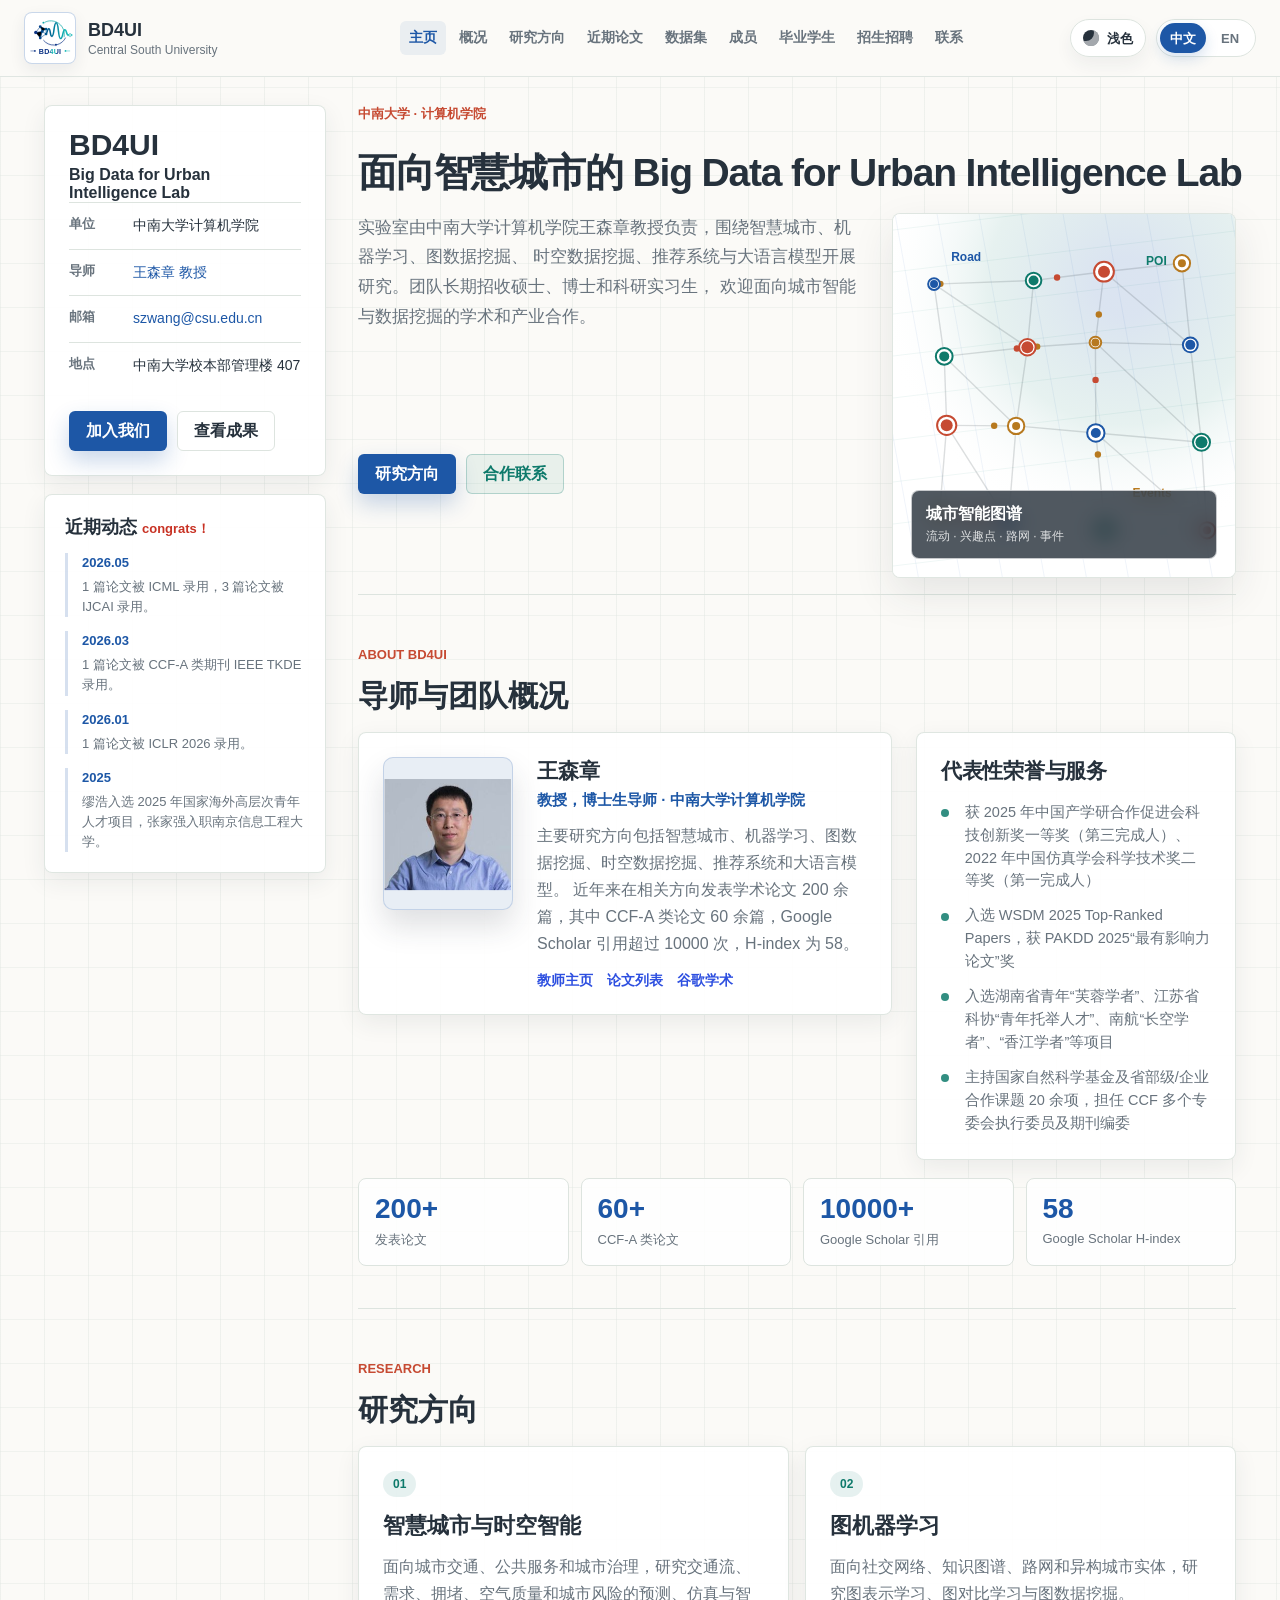
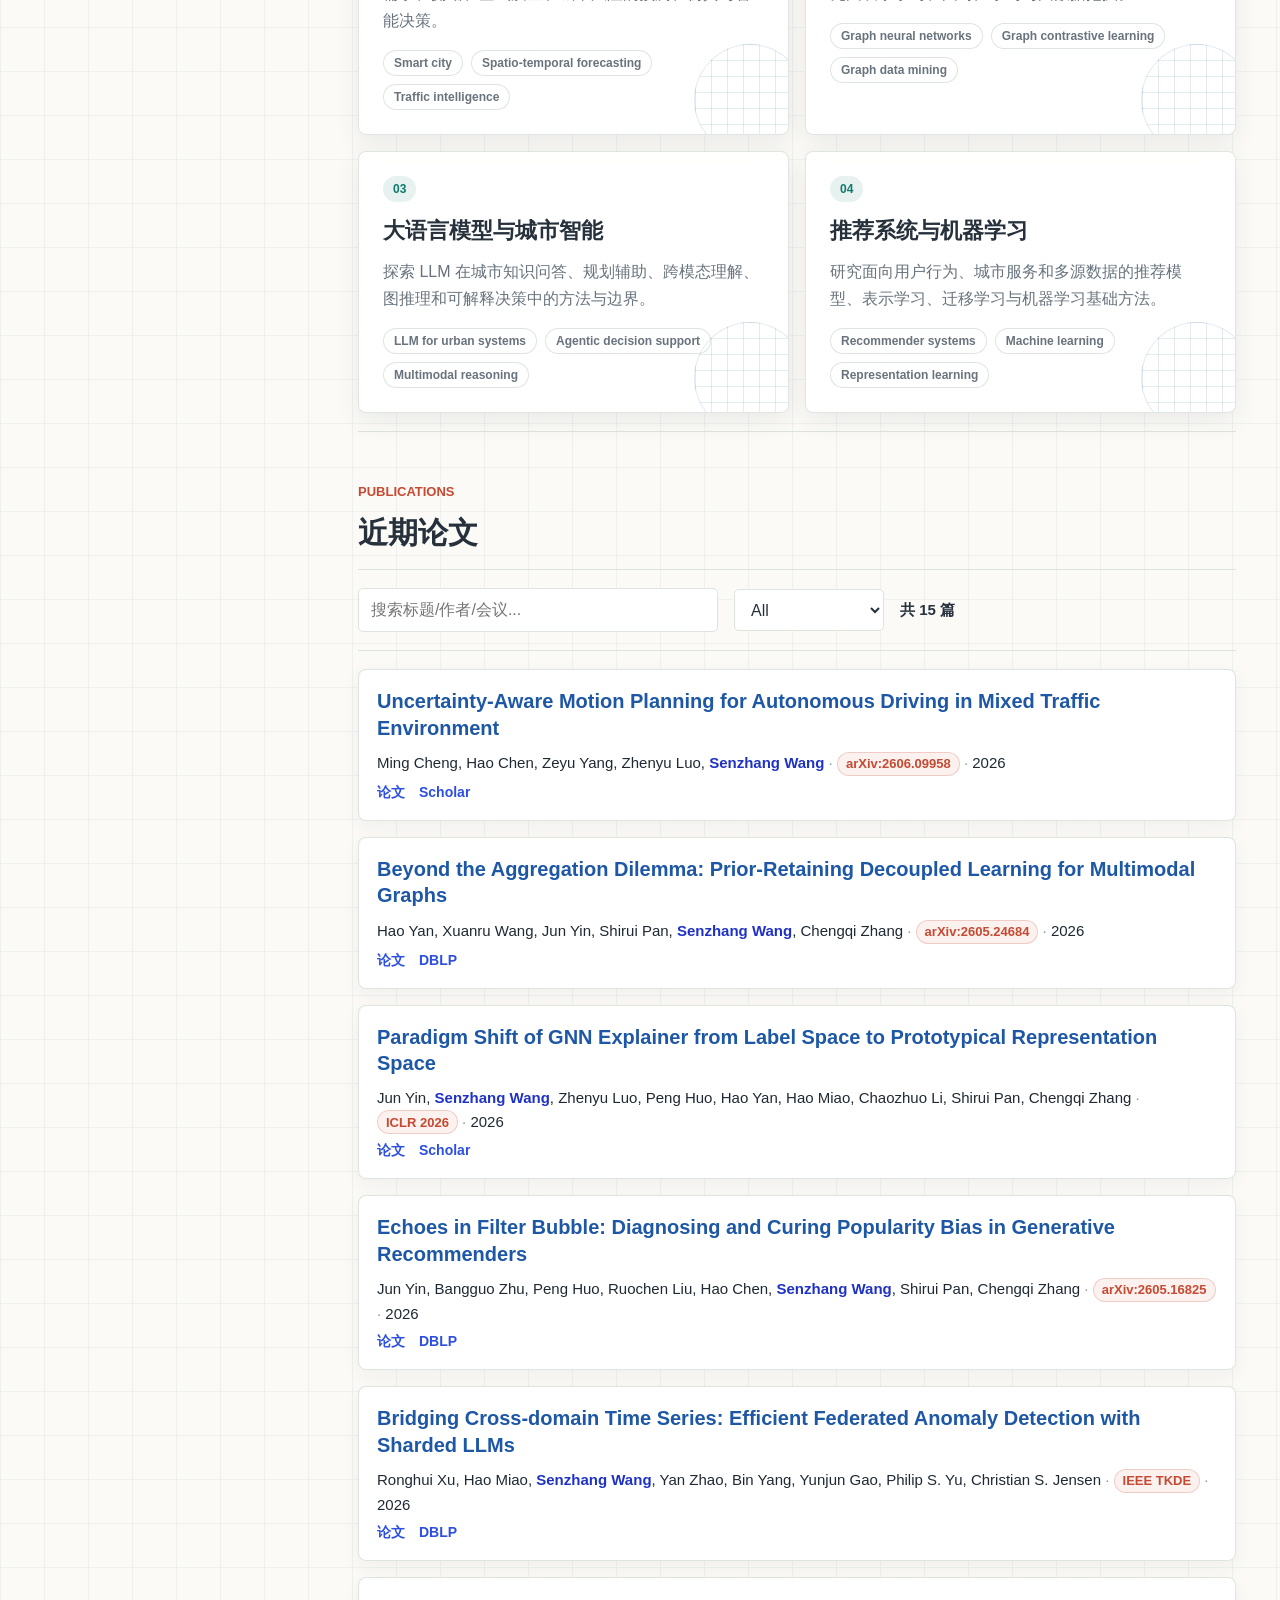
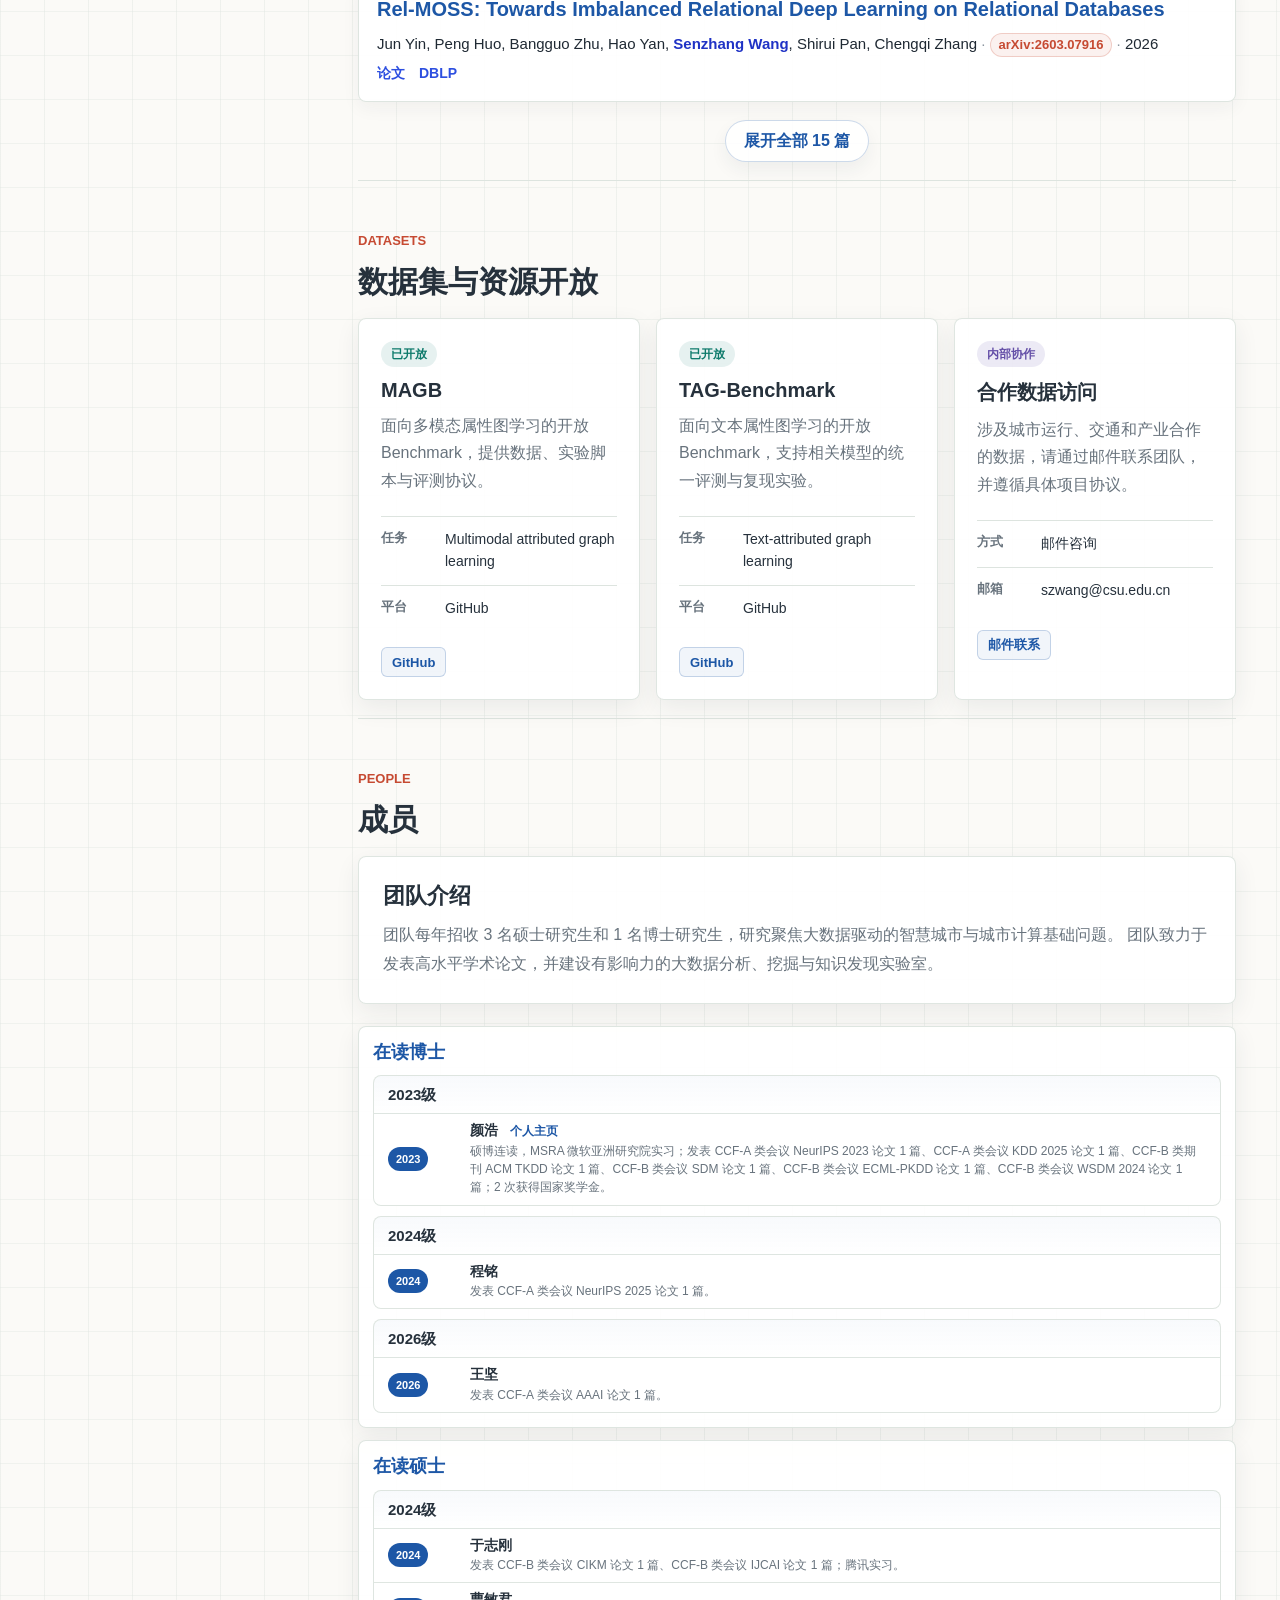
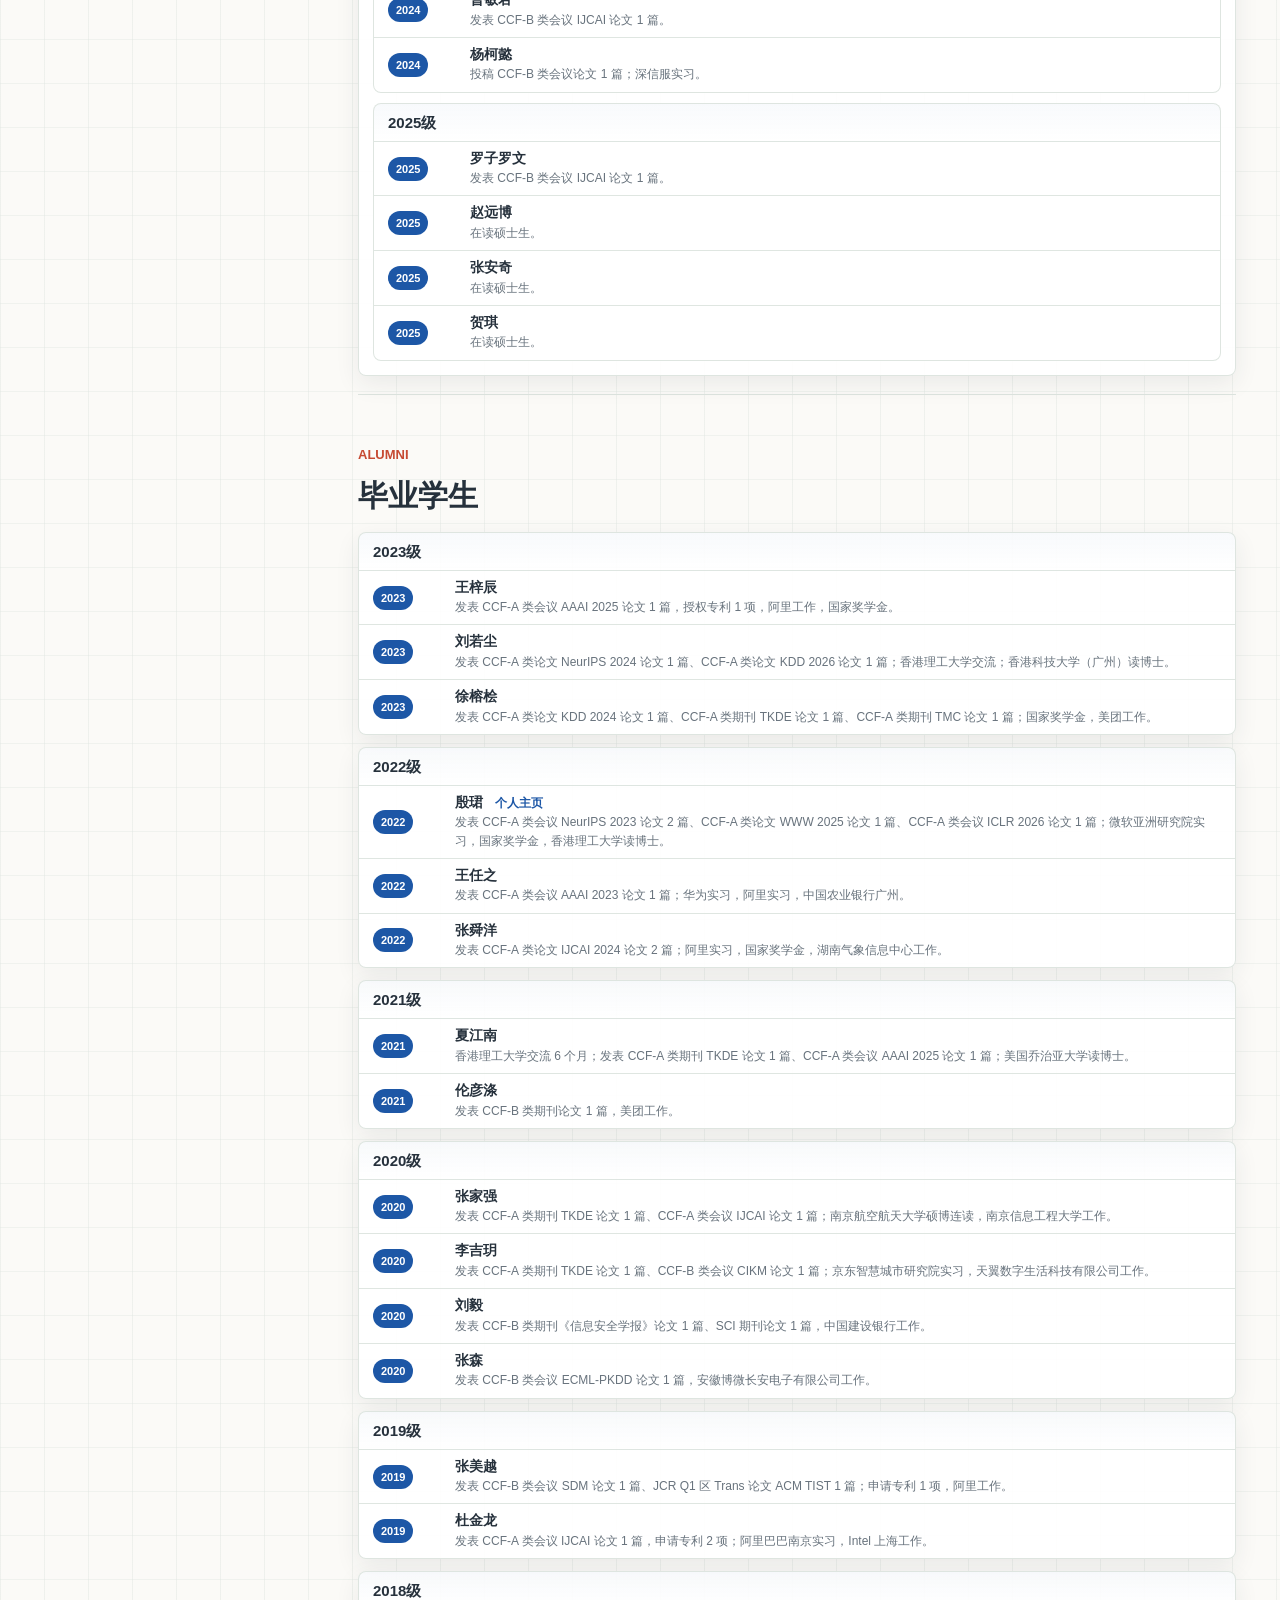
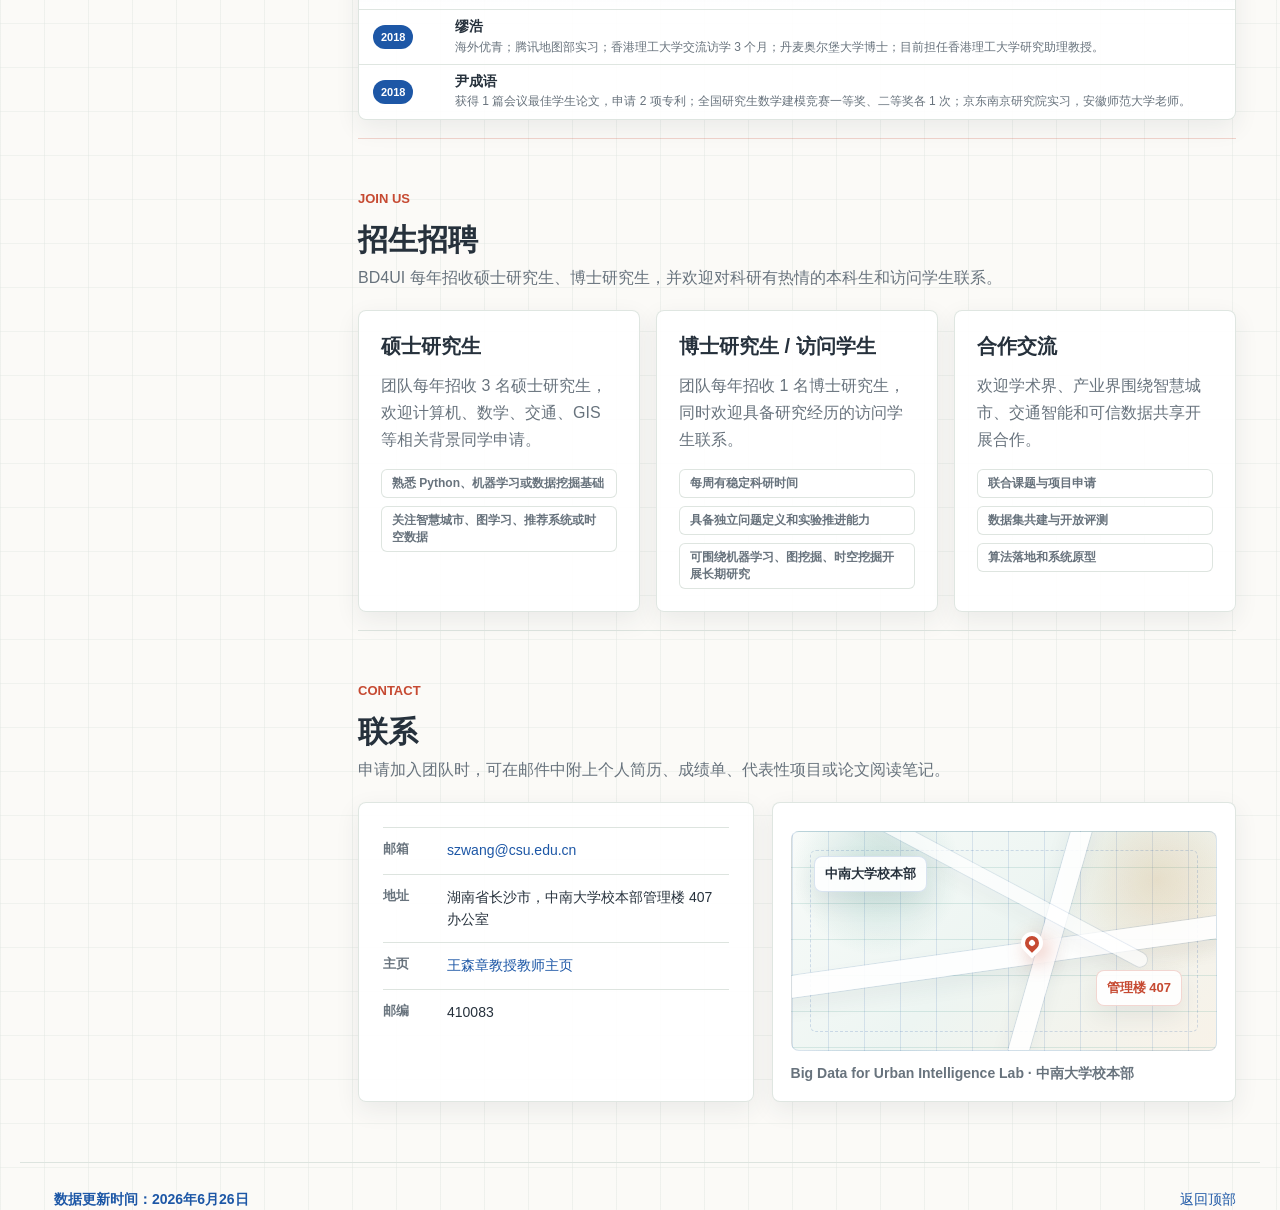
<file: index.html>
﻿<!doctype html>
<html lang="zh-CN">
  <head>
    <meta charset="utf-8">
    <meta name="viewport" content="width=device-width, initial-scale=1">
    <title>BD4UI | Big Data for Urban Intelligence Lab</title>
    <meta
      name="description"
      content="BD4UI 是中南大学 Big Data for Urban Intelligence Lab 主页，展示研究方向、论文成果、数据集、成员、毕业学生、招生招聘与联系方式。"
    >
    <link rel="alternate" hreflang="zh-CN" href="index.html">
    <link rel="alternate" hreflang="en" href="index-en.html">
    <link rel="icon" type="image/svg+xml" href="assets/brand/bd4ui-logo.svg">
    <link rel="stylesheet" href="styles.css">
  </head>
  <body>
    <header class="site-header">
      <a class="brand" href="#home" aria-label="BD4UI homepage">
        <span class="brand-mark">
          <img src="assets/brand/bd4ui-logo.svg" alt="Big Data for Urban Intelligence Lab 标志">
        </span>
        <span class="brand-text">
          <strong>BD4UI</strong>
          <small>Central South University</small>
        </span>
      </a>

      <button class="nav-toggle" type="button" aria-expanded="false" aria-controls="site-nav">
        <span></span>
        <span></span>
        <span></span>
      </button>

      <nav class="site-nav" id="site-nav" aria-label="主导航">
        <a href="#home">主页</a>
        <a href="#about">概况</a>
        <a href="#research">研究方向</a>
        <a href="#publications">近期论文</a>
        <a href="#datasets">数据集</a>
        <a href="#members">成员</a>
        <a href="#alumni">毕业学生</a>
        <a href="#openings">招生招聘</a>
        <a href="#contact">联系</a>
      </nav>

      <div class="header-actions">
        <button
          class="theme-toggle"
          type="button"
          aria-label="切换主题"
          aria-pressed="false"
          data-light-label="浅色"
          data-dark-label="深色"
        >
          <span class="theme-toggle-icon" aria-hidden="true"></span>
          <span class="theme-toggle-text">浅色</span>
        </button>

        <div class="language-switch" aria-label="Language switch">
          <span>中文</span>
          <a href="index-en.html">EN</a>
        </div>
      </div>
    </header>

    <main class="page-shell" id="home">
      <aside class="lab-sidebar" aria-label="实验室概览">
        <section class="profile-panel">
          <h1>BD4UI</h1>
          <p class="subtitle">Big Data for Urban Intelligence Lab</p>

          <dl class="fact-list">
            <div>
              <dt>单位</dt>
              <dd>中南大学计算机学院</dd>
            </div>
            <div>
              <dt>导师</dt>
              <dd><a href="https://faculty.csu.edu.cn/wangsenzhang/zh_CN/index/193208/list/index.htm">王森章 教授</a></dd>
            </div>
            <div>
              <dt>邮箱</dt>
              <dd><a href="mailto:szwang@csu.edu.cn">szwang@csu.edu.cn</a></dd>
            </div>
            <div>
              <dt>地点</dt>
              <dd>中南大学校本部管理楼 407</dd>
            </div>
          </dl>

          <div class="side-actions">
            <a class="button primary" href="#openings">加入我们</a>
            <a class="button ghost" href="#publications">查看成果</a>
          </div>
        </section>

        <section class="news-panel" aria-labelledby="news-title">
          <h2 id="news-title">近期动态 <span class="heading-congrats">congrats！</span></h2>
          <ol>
            <li>
              <time datetime="2026-05">2026.05</time>
              <span>1 篇论文被 ICML 录用，3 篇论文被 IJCAI 录用。</span>
            </li>
            <li>
              <time datetime="2026-03">2026.03</time>
              <span>1 篇论文被 CCF-A 类期刊 IEEE TKDE 录用。</span>
            </li>
            <li>
              <time datetime="2026-01">2026.01</time>
              <span>1 篇论文被 ICLR 2026 录用。</span>
            </li>
            <li>
              <time datetime="2025">2025</time>
              <span>缪浩入选 2025 年国家海外高层次青年人才项目，张家强入职南京信息工程大学。</span>
            </li>
          </ol>
        </section>
      </aside>

      <div class="content">
        <section class="hero-section">
          <div class="hero-copy">
            <p class="eyebrow">中南大学 · 计算机学院</p>
            <h2>面向智慧城市的 Big Data for Urban Intelligence Lab</h2>
            <p>
              实验室由中南大学计算机学院王森章教授负责，围绕智慧城市、机器学习、图数据挖掘、
              时空数据挖掘、推荐系统与大语言模型开展研究。团队长期招收硕士、博士和科研实习生，
              欢迎面向城市智能与数据挖掘的学术和产业合作。
            </p>
            <div class="hero-links">
              <a class="button primary" href="#research">研究方向</a>
              <a class="button secondary" href="#contact">合作联系</a>
            </div>
          </div>

          <figure class="hero-visual" aria-label="城市数据网络可视化">
            <canvas id="cityGraph" width="720" height="460"></canvas>
            <figcaption>
              <strong>城市智能图谱</strong>
              <span>流动 · 兴趣点 · 路网 · 事件</span>
            </figcaption>
          </figure>
        </section>

        <section class="section about-pi-section" id="about">
          <div class="section-heading">
            <p class="eyebrow">About BD4UI</p>
            <h2>导师与团队概况</h2>
          </div>

          <div class="about-grid">
            <article class="pi-card">
              <img class="pi-photo" src="assets/brand/senzhang-wang.png" alt="王森章教授头像">
              <div>
                <h3>王森章</h3>
                <p class="role">教授，博士生导师 · 中南大学计算机学院</p>
                <p>
                  主要研究方向包括智慧城市、机器学习、图数据挖掘、时空数据挖掘、推荐系统和大语言模型。
                  近年来在相关方向发表学术论文 200 余篇，其中 CCF-A 类论文 60 余篇，Google Scholar
                  引用超过 10000 次，H-index 为 58。
                </p>
                <div class="pub-links">
                  <a href="https://faculty.csu.edu.cn/wangsenzhang/zh_CN/index/193208/list/index.htm">教师主页</a>
                  <a href="https://scholar.google.com/citations?hl=zh-CN&user=zdWyGRMAAAAJ">论文列表</a>
                  <a href="https://scholar.google.com/citations?user=zdWyGRMAAAAJ&hl=zh-CN">谷歌学术</a>
                </div>
              </div>
            </article>

            <article class="honor-card">
              <h3>代表性荣誉与服务</h3>
              <ul>
                <li>获 2025 年中国产学研合作促进会科技创新奖一等奖（第三完成人）、2022 年中国仿真学会科学技术奖二等奖（第一完成人）</li>
                <li>入选 WSDM 2025 Top-Ranked Papers，获 PAKDD 2025“最有影响力论文”奖</li>
                <li>入选湖南省青年“芙蓉学者”、江苏省科协“青年托举人才”、南航“长空学者”、“香江学者”等项目</li>
                <li>主持国家自然科学基金及省部级/企业合作课题 20 余项，担任 CCF 多个专委会执行委员及期刊编委</li>
              </ul>
            </article>
          </div>
        </section>

        <section class="metrics-row" aria-label="Lab metrics">
          <div>
            <strong>200+</strong>
            <span>发表论文</span>
          </div>
          <div>
            <strong>60+</strong>
            <span>CCF-A 类论文</span>
          </div>
          <div>
            <strong>10000+</strong>
            <span>Google Scholar 引用</span>
          </div>
          <div>
            <strong>58</strong>
            <span>Google Scholar H-index</span>
          </div>
        </section>

        <section class="section" id="research">
          <div class="section-heading">
            <p class="eyebrow">Research</p>
            <h2>研究方向</h2>
          </div>

          <div class="research-grid">
            <article class="research-card">
              <span class="topic-index">01</span>
              <h3>智慧城市与时空智能</h3>
              <p>面向城市交通、公共服务和城市治理，研究交通流、需求、拥堵、空气质量和城市风险的预测、仿真与智能决策。</p>
              <ul>
                <li>Smart city</li>
                <li>Spatio-temporal forecasting</li>
                <li>Traffic intelligence</li>
              </ul>
            </article>
            <article class="research-card">
              <span class="topic-index">02</span>
              <h3>图机器学习</h3>
              <p>面向社交网络、知识图谱、路网和异构城市实体，研究图表示学习、图对比学习与图数据挖掘。</p>
              <ul>
                <li>Graph neural networks</li>
                <li>Graph contrastive learning</li>
                <li>Graph data mining</li>
              </ul>
            </article>
            <article class="research-card">
              <span class="topic-index">03</span>
              <h3>大语言模型与城市智能</h3>
              <p>探索 LLM 在城市知识问答、规划辅助、跨模态理解、图推理和可解释决策中的方法与边界。</p>
              <ul>
                <li>LLM for urban systems</li>
                <li>Agentic decision support</li>
                <li>Multimodal reasoning</li>
              </ul>
            </article>
            <article class="research-card">
              <span class="topic-index">04</span>
              <h3>推荐系统与机器学习</h3>
              <p>研究面向用户行为、城市服务和多源数据的推荐模型、表示学习、迁移学习与机器学习基础方法。</p>
              <ul>
                <li>Recommender systems</li>
                <li>Machine learning</li>
                <li>Representation learning</li>
              </ul>
            </article>
          </div>
        </section>

        <section class="section" id="publications">
          <div class="section-heading">
            <p class="eyebrow">Publications</p>
            <h2>近期论文</h2>
          </div>

          <div class="publication-tools" aria-label="论文筛选">
            <label class="search-box">
              <input id="pubSearch" type="search" placeholder="搜索标题/作者/会议...">
            </label>
            <label class="year-select">
              <span class="sr-only">按年份筛选</span>
              <select id="pubYearFilter" aria-label="按年份筛选">
                <option value="all">All</option>
                <option value="2026">2026</option>
                <option value="2025">2025</option>
                <option value="2024">2024</option>
                <option value="2023">2023</option>
                <option value="earlier">更早</option>
              </select>
            </label>
            <p class="pub-count">共 <span id="pubVisibleCount">15</span> 篇</p>
          </div>

          <div class="publication-list">
            <!-- To add a publication, copy one article and edit data-year, data-keywords, title, authors, venue, and links. -->
            <article class="publication-item" data-year="2026" data-keywords="ming cheng cheng m autonomous driving motion planning uncertainty aware">              <div class="pub-body">
                <h3><a href="https://arxiv.org/abs/2606.09958">Uncertainty-Aware Motion Planning for Autonomous Driving in Mixed Traffic Environment</a></h3>
                <p class="authors">Ming Cheng, Hao Chen, Zeyu Yang, Zhenyu Luo, <strong>Senzhang Wang</strong> <span class="meta-sep">&middot;</span> <span class="venue">arXiv:2606.09958</span> <span class="meta-sep">&middot;</span> 2026</p>
                <div class="pub-links">
                  <a href="https://arxiv.org/abs/2606.09958">论文</a>
                  <a href="https://scholar.google.com/citations?hl=zh-CN&user=zdWyGRMAAAAJ&view_op=list_works&sortby=pubdate">Scholar</a>
                </div>
              </div>
            </article>

            <article class="publication-item" data-year="2026" data-keywords="hao yan h yan jun yin j yin multimodal graphs aggregation dilemma">              <div class="pub-body">
                <h3><a href="https://arxiv.org/abs/2605.24684">Beyond the Aggregation Dilemma: Prior-Retaining Decoupled Learning for Multimodal Graphs</a></h3>
                <p class="authors">Hao Yan, Xuanru Wang, Jun Yin, Shirui Pan, <strong>Senzhang Wang</strong>, Chengqi Zhang <span class="meta-sep">&middot;</span> <span class="venue">arXiv:2605.24684</span> <span class="meta-sep">&middot;</span> 2026</p>
                <div class="pub-links">
                  <a href="https://arxiv.org/abs/2605.24684">论文</a>
                  <a href="https://dblp.org/rec/journals/corr/abs-2605-24684">DBLP</a>
                </div>
              </div>
            </article>

            <article class="publication-item" data-year="2026" data-keywords="jun yin j yin iclr gnn explainer prototypical representation">              <div class="pub-body">
                <h3><a href="https://scholar.google.com/citations?hl=zh-CN&user=zdWyGRMAAAAJ&view_op=list_works&sortby=pubdate">Paradigm Shift of GNN Explainer from Label Space to Prototypical Representation Space</a></h3>
                <p class="authors">Jun Yin, <strong>Senzhang Wang</strong>, Zhenyu Luo, Peng Huo, Hao Yan, Hao Miao, Chaozhuo Li, Shirui Pan, Chengqi Zhang <span class="meta-sep">&middot;</span> <span class="venue">ICLR 2026</span> <span class="meta-sep">&middot;</span> 2026</p>
                <div class="pub-links">
                  <a href="https://scholar.google.com/citations?hl=zh-CN&user=zdWyGRMAAAAJ&view_op=list_works&sortby=pubdate">论文</a>
                  <a href="https://scholar.google.com/citations?hl=zh-CN&user=zdWyGRMAAAAJ&view_op=list_works&sortby=pubdate">Scholar</a>
                </div>
              </div>
            </article>

            <article class="publication-item" data-year="2026" data-keywords="jun yin j yin ruochen liu popularity bias generative recommenders">              <div class="pub-body">
                <h3><a href="https://arxiv.org/abs/2605.16825">Echoes in Filter Bubble: Diagnosing and Curing Popularity Bias in Generative Recommenders</a></h3>
                <p class="authors">Jun Yin, Bangguo Zhu, Peng Huo, Ruochen Liu, Hao Chen, <strong>Senzhang Wang</strong>, Shirui Pan, Chengqi Zhang <span class="meta-sep">&middot;</span> <span class="venue">arXiv:2605.16825</span> <span class="meta-sep">&middot;</span> 2026</p>
                <div class="pub-links">
                  <a href="https://arxiv.org/abs/2605.16825">论文</a>
                  <a href="https://dblp.org/rec/journals/corr/abs-2605-16825">DBLP</a>
                </div>
              </div>
            </article>

            <article class="publication-item" data-year="2026" data-keywords="xu ronghui r xu hao miao cross domain time series anomaly detection llm">              <div class="pub-body">
                <h3><a href="https://doi.org/10.1109/TKDE.2026.3677275">Bridging Cross-domain Time Series: Efficient Federated Anomaly Detection with Sharded LLMs</a></h3>
                <p class="authors">Ronghui Xu, Hao Miao, <strong>Senzhang Wang</strong>, Yan Zhao, Bin Yang, Yunjun Gao, Philip S. Yu, Christian S. Jensen <span class="meta-sep">&middot;</span> <span class="venue">IEEE TKDE</span> <span class="meta-sep">&middot;</span> 2026</p>
                <div class="pub-links">
                  <a href="https://doi.org/10.1109/TKDE.2026.3677275">论文</a>
                  <a href="https://dblp.org/rec/journals/tkde/XuMWZYGYJ26">DBLP</a>
                </div>
              </div>
            </article>

            <article class="publication-item" data-year="2026" data-keywords="jun yin hao yan rel-moss relational databases imbalanced relational deep learning">              <div class="pub-body">
                <h3><a href="https://arxiv.org/abs/2603.07916">Rel-MOSS: Towards Imbalanced Relational Deep Learning on Relational Databases</a></h3>
                <p class="authors">Jun Yin, Peng Huo, Bangguo Zhu, Hao Yan, <strong>Senzhang Wang</strong>, Shirui Pan, Chengqi Zhang <span class="meta-sep">&middot;</span> <span class="venue">arXiv:2603.07916</span> <span class="meta-sep">&middot;</span> 2026</p>
                <div class="pub-links">
                  <a href="https://arxiv.org/abs/2603.07916">论文</a>
                  <a href="https://dblp.org/rec/journals/corr/abs-2603-07916">DBLP</a>
                </div>
              </div>
            </article>

            <article class="publication-item" data-year="2025" data-keywords="hao yan h yan jun yin zichen wang kdd multimodal attributed graph citation 24">              <div class="pub-body">
                <h3><a href="https://doi.org/10.1145/3711896.3737404">When Graph Meets Multimodal: Benchmarking and Meditating on Multimodal Attributed Graph Learning</a></h3>
                <p class="authors">Hao Yan, Chaozhuo Li, Jun Yin, Zhigang Yu, Weihao Han, Mingzheng Li, Zichen Zeng, Hao Sun, <strong>Senzhang Wang</strong> <span class="meta-sep">&middot;</span> <span class="venue">KDD 2025</span> <span class="meta-sep">&middot;</span> cited 24</p>
                <div class="pub-links">
                  <a href="https://doi.org/10.1145/3711896.3737404">论文</a>
                  <a href="https://dblp.org/rec/conf/kdd/0004L0YHLZ0W25">DBLP</a>
                </div>
              </div>
            </article>

            <article class="publication-item" data-year="2025" data-keywords="ming cheng cheng m neurips traffic control citation 3">              <div class="pub-body">
                <h3><a href="http://papers.nips.cc/paper_files/paper/2025/hash/cb22704ebc9bc4e0ef875d1959651012-Abstract-Conference.html">Role-aware Multi-agent Reinforcement Learning for Coordinated Emergency Traffic Control</a></h3>
                <p class="authors">Ming Cheng, Hao Chen, Zhiqing Li, Jia Wang, <strong>Senzhang Wang</strong> <span class="meta-sep">&middot;</span> <span class="venue">NeurIPS 2025</span> <span class="meta-sep">&middot;</span> cited 3</p>
                <div class="pub-links">
                  <a href="http://papers.nips.cc/paper_files/paper/2025/hash/cb22704ebc9bc4e0ef875d1959651012-Abstract-Conference.html">论文</a>
                  <a href="https://dblp.org/rec/conf/nips/ChengCLWW25">DBLP</a>
                </div>
              </div>
            </article>

            <article class="publication-item" data-year="2025" data-keywords="high citation survey graph neural networks real world imbalance noise privacy ood citation 173">              <div class="pub-body">
                <h3><a href="https://scholar.google.com/citations?hl=zh-CN&user=zdWyGRMAAAAJ&view_op=list_works&sortby=pubdate">A Survey of Graph Neural Networks in Real World: Imbalance, Noise, Privacy and OOD Challenges</a></h3>
                <p class="authors">Wenjie Ju, Shifu Yi, Yifan Wang, Zhiping Xiao, Zhengyang Mao, Heng Li, Yifang Gu, Yiyang Qin, Nian Yin, <strong>Senzhang Wang</strong>, et al. <span class="meta-sep">&middot;</span> <span class="venue">IEEE TPAMI</span> <span class="meta-sep">&middot;</span> cited 173</p>
                <div class="pub-links">
                  <a href="https://scholar.google.com/citations?hl=zh-CN&user=zdWyGRMAAAAJ&view_op=list_works&sortby=pubdate">论文</a>
                  <a href="https://scholar.google.com/citations?hl=zh-CN&user=zdWyGRMAAAAJ&view_op=list_works&sortby=pubdate">Scholar</a>
                </div>
              </div>
            </article>

            <article class="publication-item" data-year="2025" data-keywords="high citation tagrec temporal aware graph contrastive learning sequential recommendation citation 151">              <div class="pub-body">
                <h3><a href="https://scholar.google.com/citations?hl=zh-CN&user=zdWyGRMAAAAJ&view_op=list_works&sortby=pubdate">Tagrec: Temporal-aware Graph Contrastive Learning with Theoretical Augmentation for Sequential Recommendation</a></h3>
                <p class="authors">T Peng, H Yuan, Y Zhang, Y Li, P Dai, Q Wang, <strong>Senzhang Wang</strong>, W Wu <span class="meta-sep">&middot;</span> <span class="venue">IEEE TKDE 37(5), 3015-3029</span> <span class="meta-sep">&middot;</span> cited 151</p>
                <div class="pub-links">
                  <a href="https://scholar.google.com/citations?hl=zh-CN&user=zdWyGRMAAAAJ&view_op=list_works&sortby=pubdate">论文</a>
                  <a href="https://scholar.google.com/citations?hl=zh-CN&user=zdWyGRMAAAAJ&view_op=list_works&sortby=pubdate">Scholar</a>
                </div>
              </div>
            </article>

            <article class="publication-item" data-year="2025" data-keywords="high citation large language model simulator cold start recommendation citation 146">              <div class="pub-body">
                <h3><a href="https://scholar.google.com/citations?hl=zh-CN&user=zdWyGRMAAAAJ&view_op=list_works&sortby=pubdate">Large Language Model Simulator for Cold-Start Recommendation</a></h3>
                <p class="authors">F Huang, Y Bei, Z Yang, J Jiang, H Chen, Q Shen, <strong>Senzhang Wang</strong>, F Karray <span class="meta-sep">&middot;</span> <span class="venue">WSDM 2025</span> <span class="meta-sep">&middot;</span> cited 146</p>
                <div class="pub-links">
                  <a href="https://scholar.google.com/citations?hl=zh-CN&user=zdWyGRMAAAAJ&view_op=list_works&sortby=pubdate">论文</a>
                  <a href="https://scholar.google.com/citations?hl=zh-CN&user=zdWyGRMAAAAJ&view_op=list_works&sortby=pubdate">Scholar</a>
                </div>
              </div>
            </article>

            <article class="publication-item" data-year="2024" data-keywords="high citation pefad ronghui xu federated anomaly detection citation 77">              <div class="pub-body">
                <h3><a href="https://scholar.google.com/citations?hl=zh-CN&user=zdWyGRMAAAAJ&view_op=list_works&sortby=pubdate">PeFAD: A Parameter-Efficient Federated Framework for Time Series Anomaly Detection</a></h3>
                <p class="authors">Ronghui Xu, Hao Miao, <strong>Senzhang Wang</strong>, Philip S. Yu, Jianxin Wang <span class="meta-sep">&middot;</span> <span class="venue">KDD 2024</span> <span class="meta-sep">&middot;</span> cited 77</p>
                <div class="pub-links">
                  <a href="https://scholar.google.com/citations?hl=zh-CN&user=zdWyGRMAAAAJ&view_op=list_works&sortby=pubdate">论文</a>
                  <a href="https://scholar.google.com/citations?hl=zh-CN&user=zdWyGRMAAAAJ&view_op=list_works&sortby=pubdate">Scholar</a>
                </div>
              </div>
            </article>

            <article class="publication-item" data-year="2024" data-keywords="high citation transgnn recommender systems citation 106">              <div class="pub-body">
                <h3><a href="https://scholar.google.com/citations?hl=zh-CN&user=zdWyGRMAAAAJ&view_op=list_works&sortby=pubdate">TransGNN: Harnessing the Collaborative Power of Transformers and Graph Neural Networks for Recommender Systems</a></h3>
                <p class="authors">P Zhang, Y Yan, X Zhang, C Li, <strong>Senzhang Wang</strong>, F Huang, S Kim <span class="meta-sep">&middot;</span> <span class="venue">SIGIR 2024</span> <span class="meta-sep">&middot;</span> cited 106</p>
                <div class="pub-links">
                  <a href="https://scholar.google.com/citations?hl=zh-CN&user=zdWyGRMAAAAJ&view_op=list_works&sortby=pubdate">论文</a>
                  <a href="https://scholar.google.com/citations?hl=zh-CN&user=zdWyGRMAAAAJ&view_op=list_works&sortby=pubdate">Scholar</a>
                </div>
              </div>
            </article>

            <article class="publication-item" data-year="2024" data-keywords="high citation early detection multimodal fake news citation 51">              <div class="pub-body">
                <h3><a href="https://scholar.google.com/citations?hl=zh-CN&user=zdWyGRMAAAAJ&view_op=list_works&sortby=pubdate">Early Detection of Multimodal Fake News via Reinforced Propagation Path Generation</a></h3>
                <p class="authors">L Zhang, X Zhang, Z Zhou, X Zhang, <strong>Senzhang Wang</strong>, Philip S. Yu, Chaozhuo Li <span class="meta-sep">&middot;</span> <span class="venue">IEEE TKDE</span> <span class="meta-sep">&middot;</span> cited 51</p>
                <div class="pub-links">
                  <a href="https://scholar.google.com/citations?hl=zh-CN&user=zdWyGRMAAAAJ&view_op=list_works&sortby=pubdate">论文</a>
                  <a href="https://scholar.google.com/citations?hl=zh-CN&user=zdWyGRMAAAAJ&view_op=list_works&sortby=pubdate">Scholar</a>
                </div>
              </div>
            </article>

            <article class="publication-item" data-year="2025" data-keywords="wang zichen zichen wang trajectory prediction c2f-tp aaai citation 21">              <div class="pub-body">
                <h3><a href="https://scholar.google.com/citations?hl=zh-CN&user=zdWyGRMAAAAJ&view_op=list_works&sortby=pubdate">C2f-tp: A Coarse-to-Fine Denoising Framework for Uncertainty-Aware Trajectory Prediction</a></h3>
                <p class="authors">Zichen Wang, Hao Miao, <strong>Senzhang Wang</strong>, Ren Wang, Jianxin Wang, Jun Zhang <span class="meta-sep">&middot;</span> <span class="venue">AAAI 2025</span> <span class="meta-sep">&middot;</span> cited 21</p>
                <div class="pub-links">
                  <a href="https://scholar.google.com/citations?hl=zh-CN&user=zdWyGRMAAAAJ&view_op=list_works&sortby=pubdate">论文</a>
                  <a href="https://scholar.google.com/citations?hl=zh-CN&user=zdWyGRMAAAAJ&view_op=list_works&sortby=pubdate">Scholar</a>
                </div>
              </div>
            </article>
          </div>
          <button class="pub-toggle" type="button" data-collapsed-label="展开全部 15 篇" data-expanded-label="收起论文列表">展开全部 15 篇</button>
        </section>

        <section class="section" id="datasets">
          <div class="section-heading">
            <p class="eyebrow">Datasets</p>
            <h2>数据集与资源开放</h2>
          </div>

          <div class="dataset-grid">
            <article class="dataset-card">
              <span class="dataset-status open">已开放</span>
              <h3>MAGB</h3>
              <p>面向多模态属性图学习的开放 Benchmark，提供数据、实验脚本与评测协议。</p>
              <dl>
                <div><dt>任务</dt><dd>Multimodal attributed graph learning</dd></div>
                <div><dt>平台</dt><dd>GitHub</dd></div>
              </dl>
              <a href="https://github.com/sktsherlock/MAGB">GitHub</a>
            </article>
            <article class="dataset-card">
              <span class="dataset-status open">已开放</span>
              <h3>TAG-Benchmark</h3>
              <p>面向文本属性图学习的开放 Benchmark，支持相关模型的统一评测与复现实验。</p>
              <dl>
                <div><dt>任务</dt><dd>Text-attributed graph learning</dd></div>
                <div><dt>平台</dt><dd>GitHub</dd></div>
              </dl>
              <a href="https://github.com/sktsherlock/TAG-Benchmark">GitHub</a>
            </article>
            <article class="dataset-card">
              <span class="dataset-status internal">内部协作</span>
              <h3>合作数据访问</h3>
              <p>涉及城市运行、交通和产业合作的数据，请通过邮件联系团队，并遵循具体项目协议。</p>
              <dl>
                <div><dt>方式</dt><dd>邮件咨询</dd></div>
                <div><dt>邮箱</dt><dd>szwang@csu.edu.cn</dd></div>
              </dl>
              <a href="mailto:szwang@csu.edu.cn">邮件联系</a>
            </article>
          </div>
        </section>

        <section class="section" id="members">
          <div class="section-heading">
            <p class="eyebrow">People</p>
            <h2>成员</h2>
          </div>

          <div class="team-intro-card">
            <h3>团队介绍</h3>
            <p>
              团队每年招收 3 名硕士研究生和 1 名博士研究生，研究聚焦大数据驱动的智慧城市与城市计算基础问题。
              团队致力于发表高水平学术论文，并建设有影响力的大数据分析、挖掘与知识发现实验室。
              
            </p>
          </div>

          <div class="student-detail-list">
            <section class="student-category-group">
              <h3>在读博士</h3>
              <div class="student-category-content">
                <section class="student-year-group">
                  <h3>2023级</h3>
                  <article class="student-detail-item">
                    <time>2023</time>
                    <div>
                      <h4>颜浩 <a href="https://sktsherlock.github.io/">个人主页</a></h4>
                      <p>硕博连读，MSRA 微软亚洲研究院实习；发表 CCF-A 类会议 NeurIPS 2023 论文 1 篇、CCF-A 类会议 KDD 2025 论文 1 篇、CCF-B 类期刊 ACM TKDD 论文 1 篇、CCF-B 类会议 SDM 论文 1 篇、CCF-B 类会议 ECML-PKDD 论文 1 篇、CCF-B 类会议 WSDM 2024 论文 1 篇；2 次获得国家奖学金。</p>
                    </div>
                  </article>
                </section>

                <section class="student-year-group">
                  <h3>2024级</h3>
                  <article class="student-detail-item">
                    <time>2024</time>
                    <div>
                      <h4>程铭</h4>
                      <p>发表 CCF-A 类会议 NeurIPS 2025 论文 1 篇。</p>
                    </div>
                  </article>
                </section>

                <section class="student-year-group">
                  <h3>2026级</h3>
                  <article class="student-detail-item">
                    <time>2026</time>
                    <div>
                      <h4>王坚</h4>
                      <p>发表 CCF-A 类会议 AAAI 论文 1 篇。</p>
                    </div>
                  </article>
                </section>
              </div>
            </section>

            <section class="student-category-group">
              <h3>在读硕士</h3>
              <div class="student-category-content">
                <section class="student-year-group">
                  <h3>2024级</h3>
                  <article class="student-detail-item">
                    <time>2024</time>
                    <div>
                      <h4>于志刚</h4>
                      <p>发表 CCF-B 类会议 CIKM 论文 1 篇、CCF-B 类会议 IJCAI 论文 1 篇；腾讯实习。</p>
                    </div>
                  </article>
                  <article class="student-detail-item">
                    <time>2024</time>
                    <div>
                      <h4>曹敏君</h4>
                      <p>发表 CCF-B 类会议 IJCAI 论文 1 篇。</p>
                    </div>
                  </article>
                  <article class="student-detail-item">
                    <time>2024</time>
                    <div>
                      <h4>杨柯懿</h4>
                      <p>投稿 CCF-B 类会议论文 1 篇；深信服实习。</p>
                    </div>
                  </article>
                </section>

                <section class="student-year-group">
                  <h3>2025级</h3>
                  <article class="student-detail-item">
                    <time>2025</time>
                    <div>
                      <h4>罗子罗文</h4>
                      <p>发表 CCF-B 类会议 IJCAI 论文 1 篇。</p>
                    </div>
                  </article>
                  <article class="student-detail-item">
                    <time>2025</time>
                    <div>
                      <h4>赵远博</h4>
                      <p>在读硕士生。</p>
                    </div>
                  </article>
                  <article class="student-detail-item">
                    <time>2025</time>
                    <div>
                      <h4>张安奇</h4>
                      <p>在读硕士生。</p>
                    </div>
                  </article>
                  <article class="student-detail-item">
                    <time>2025</time>
                    <div>
                      <h4>贺琪</h4>
                      <p>在读硕士生。</p>
                    </div>
                  </article>
                </section>
              </div>
            </section>
          </div>
        </section>

        <section class="section" id="alumni">
          <div class="section-heading">
            <p class="eyebrow">Alumni</p>
            <h2>毕业学生</h2>
          </div>

          <div class="student-detail-list alumni-detail-list">
            <section class="student-year-group">
              <h3>2023级</h3>
              <article class="student-detail-item">
                <time>2023</time>
                <div>
                  <h4>王梓辰</h4>
                  <p>发表 CCF-A 类会议 AAAI 2025 论文 1 篇，授权专利 1 项，阿里工作，国家奖学金。</p>
                </div>
              </article>
              <article class="student-detail-item">
                <time>2023</time>
                <div>
                  <h4>刘若尘</h4>
                  <p>发表 CCF-A 类论文 NeurIPS 2024 论文 1 篇、CCF-A 类论文 KDD 2026 论文 1 篇；香港理工大学交流；香港科技大学（广州）读博士。</p>
                </div>
              </article>
              <article class="student-detail-item">
                <time>2023</time>
                <div>
                  <h4>徐榕桧</h4>
                  <p>发表 CCF-A 类论文 KDD 2024 论文 1 篇、CCF-A 类期刊 TKDE 论文 1 篇、CCF-A 类期刊 TMC 论文 1 篇；国家奖学金，美团工作。</p>
                </div>
              </article>
            </section>

            <section class="student-year-group">
              <h3>2022级</h3>
              <article class="student-detail-item">
                <time>2022</time>
                <div>
                  <h4>殷珺 <a href="https://esperanto-mega.github.io/">个人主页</a></h4>
                  <p>发表 CCF-A 类会议 NeurIPS 2023 论文 2 篇、CCF-A 类论文 WWW 2025 论文 1 篇、CCF-A 类会议 ICLR 2026 论文 1 篇；微软亚洲研究院实习，国家奖学金，香港理工大学读博士。</p>
                </div>
              </article>
              <article class="student-detail-item">
                <time>2022</time>
                <div>
                  <h4>王任之</h4>
                  <p>发表 CCF-A 类会议 AAAI 2023 论文 1 篇；华为实习，阿里实习，中国农业银行广州。</p>
                </div>
              </article>
              <article class="student-detail-item">
                <time>2022</time>
                <div>
                  <h4>张舜洋</h4>
                  <p>发表 CCF-A 类论文 IJCAI 2024 论文 2 篇；阿里实习，国家奖学金，湖南气象信息中心工作。</p>
                </div>
              </article>
            </section>

            <section class="student-year-group">
              <h3>2021级</h3>
              <article class="student-detail-item">
                <time>2021</time>
                <div>
                  <h4>夏江南</h4>
                  <p>香港理工大学交流 6 个月；发表 CCF-A 类期刊 TKDE 论文 1 篇、CCF-A 类会议 AAAI 2025 论文 1 篇；美国乔治亚大学读博士。</p>
                </div>
              </article>
              <article class="student-detail-item">
                <time>2021</time>
                <div>
                  <h4>伦彦涤</h4>
                  <p>发表 CCF-B 类期刊论文 1 篇，美团工作。</p>
                </div>
              </article>
            </section>

            <section class="student-year-group">
              <h3>2020级</h3>
              <article class="student-detail-item">
                <time>2020</time>
                <div>
                  <h4>张家强</h4>
                  <p>发表 CCF-A 类期刊 TKDE 论文 1 篇、CCF-A 类会议 IJCAI 论文 1 篇；南京航空航天大学硕博连读，南京信息工程大学工作。</p>
                </div>
              </article>
              <article class="student-detail-item">
                <time>2020</time>
                <div>
                  <h4>李吉玥</h4>
                  <p>发表 CCF-A 类期刊 TKDE 论文 1 篇、CCF-B 类会议 CIKM 论文 1 篇；京东智慧城市研究院实习，天翼数字生活科技有限公司工作。</p>
                </div>
              </article>
              <article class="student-detail-item">
                <time>2020</time>
                <div>
                  <h4>刘毅</h4>
                  <p>发表 CCF-B 类期刊《信息安全学报》论文 1 篇、SCI 期刊论文 1 篇，中国建设银行工作。</p>
                </div>
              </article>
              <article class="student-detail-item">
                <time>2020</time>
                <div>
                  <h4>张森</h4>
                  <p>发表 CCF-B 类会议 ECML-PKDD 论文 1 篇，安徽博微长安电子有限公司工作。</p>
                </div>
              </article>
            </section>

            <section class="student-year-group">
              <h3>2019级</h3>
              <article class="student-detail-item">
                <time>2019</time>
                <div>
                  <h4>张美越</h4>
                  <p>发表 CCF-B 类会议 SDM 论文 1 篇、JCR Q1 区 Trans 论文 ACM TIST 1 篇；申请专利 1 项，阿里工作。</p>
                </div>
              </article>
              <article class="student-detail-item">
                <time>2019</time>
                <div>
                  <h4>杜金龙</h4>
                  <p>发表 CCF-A 类会议 IJCAI 论文 1 篇，申请专利 2 项；阿里巴巴南京实习，Intel 上海工作。</p>
                </div>
              </article>
            </section>

            <section class="student-year-group">
              <h3>2018级</h3>
              <article class="student-detail-item">
                <time>2018</time>
                <div>
                  <h4>缪浩</h4>
                  <p>海外优青；腾讯地图部实习；香港理工大学交流访学 3 个月；丹麦奥尔堡大学博士；目前担任香港理工大学研究助理教授。</p>
                </div>
              </article>
              <article class="student-detail-item">
                <time>2018</time>
                <div>
                  <h4>尹成语</h4>
                  <p>获得 1 篇会议最佳学生论文，申请 2 项专利；全国研究生数学建模竞赛一等奖、二等奖各 1 次；京东南京研究院实习，安徽师范大学老师。</p>
                </div>
              </article>
            </section>
          </div>
        </section>

        <section class="section openings-section" id="openings">
          <div class="section-heading">
            <p class="eyebrow">Join Us</p>
            <h2>招生招聘</h2>
            <p>BD4UI 每年招收硕士研究生、博士研究生，并欢迎对科研有热情的本科生和访问学生联系。</p>
          </div>

          <div class="opening-grid">
            <article>
              <h3>硕士研究生</h3>
              <p>团队每年招收 3 名硕士研究生，欢迎计算机、数学、交通、GIS 等相关背景同学申请。</p>
              <ul>
                <li>熟悉 Python、机器学习或数据挖掘基础</li>
                <li>关注智慧城市、图学习、推荐系统或时空数据</li>
              </ul>
            </article>
            <article>
              <h3>博士研究生 / 访问学生</h3>
              <p>团队每年招收 1 名博士研究生，同时欢迎具备研究经历的访问学生联系。</p>
              <ul>
                <li>每周有稳定科研时间</li>
                <li>具备独立问题定义和实验推进能力</li>
                <li>可围绕机器学习、图挖掘、时空挖掘开展长期研究</li>
              </ul>
            </article>
            <article>
              <h3>合作交流</h3>
              <p>欢迎学术界、产业界围绕智慧城市、交通智能和可信数据共享开展合作。</p>
              <ul>
                <li>联合课题与项目申请</li>
                <li>数据集共建与开放评测</li>
                <li>算法落地和系统原型</li>
              </ul>
            </article>
          </div>
        </section>

        <section class="section contact-section" id="contact">
          <div class="section-heading">
            <p class="eyebrow">Contact</p>
            <h2>联系</h2>
            <p>申请加入团队时，可在邮件中附上个人简历、成绩单、代表性项目或论文阅读笔记。</p>
          </div>

          <div class="contact-layout">
            <div class="contact-info">
              <dl>
                <div>
                  <dt>邮箱</dt>
                  <dd><a href="mailto:szwang@csu.edu.cn">szwang@csu.edu.cn</a></dd>
                </div>
                <div>
                  <dt>地址</dt>
                  <dd>湖南省长沙市，中南大学校本部管理楼 407 办公室</dd>
                </div>
                <div>
                  <dt>主页</dt>
                  <dd><a href="https://faculty.csu.edu.cn/wangsenzhang/zh_CN/index/193208/list/index.htm">王森章教授教师主页</a></dd>
                </div>
                <div>
                  <dt>邮编</dt>
                  <dd>410083</dd>
                </div>
              </dl>
            </div>
            <div class="map-panel" aria-label="实验室位置示意图">
              <div class="map-grid">
                <span class="map-road map-road-main"></span>
                <span class="map-road map-road-cross"></span>
                <span class="map-road map-road-diagonal"></span>
                <span class="map-block map-block-campus">中南大学校本部</span>
                <span class="map-block map-block-building">管理楼 407</span>
                <span class="pin"></span>
              </div>
              <p>Big Data for Urban Intelligence Lab · 中南大学校本部</p>
            </div>
          </div>
        </section>
      </div>
    </main>

    <footer class="site-footer">
      <p><span class="footer-update">数据更新时间：<time datetime="2026-06-26">2026年6月26日</time></span></p>
      <a href="#home">返回顶部</a>
    </footer>

    <script src="script.js"></script>
  </body>
</html>
</file>
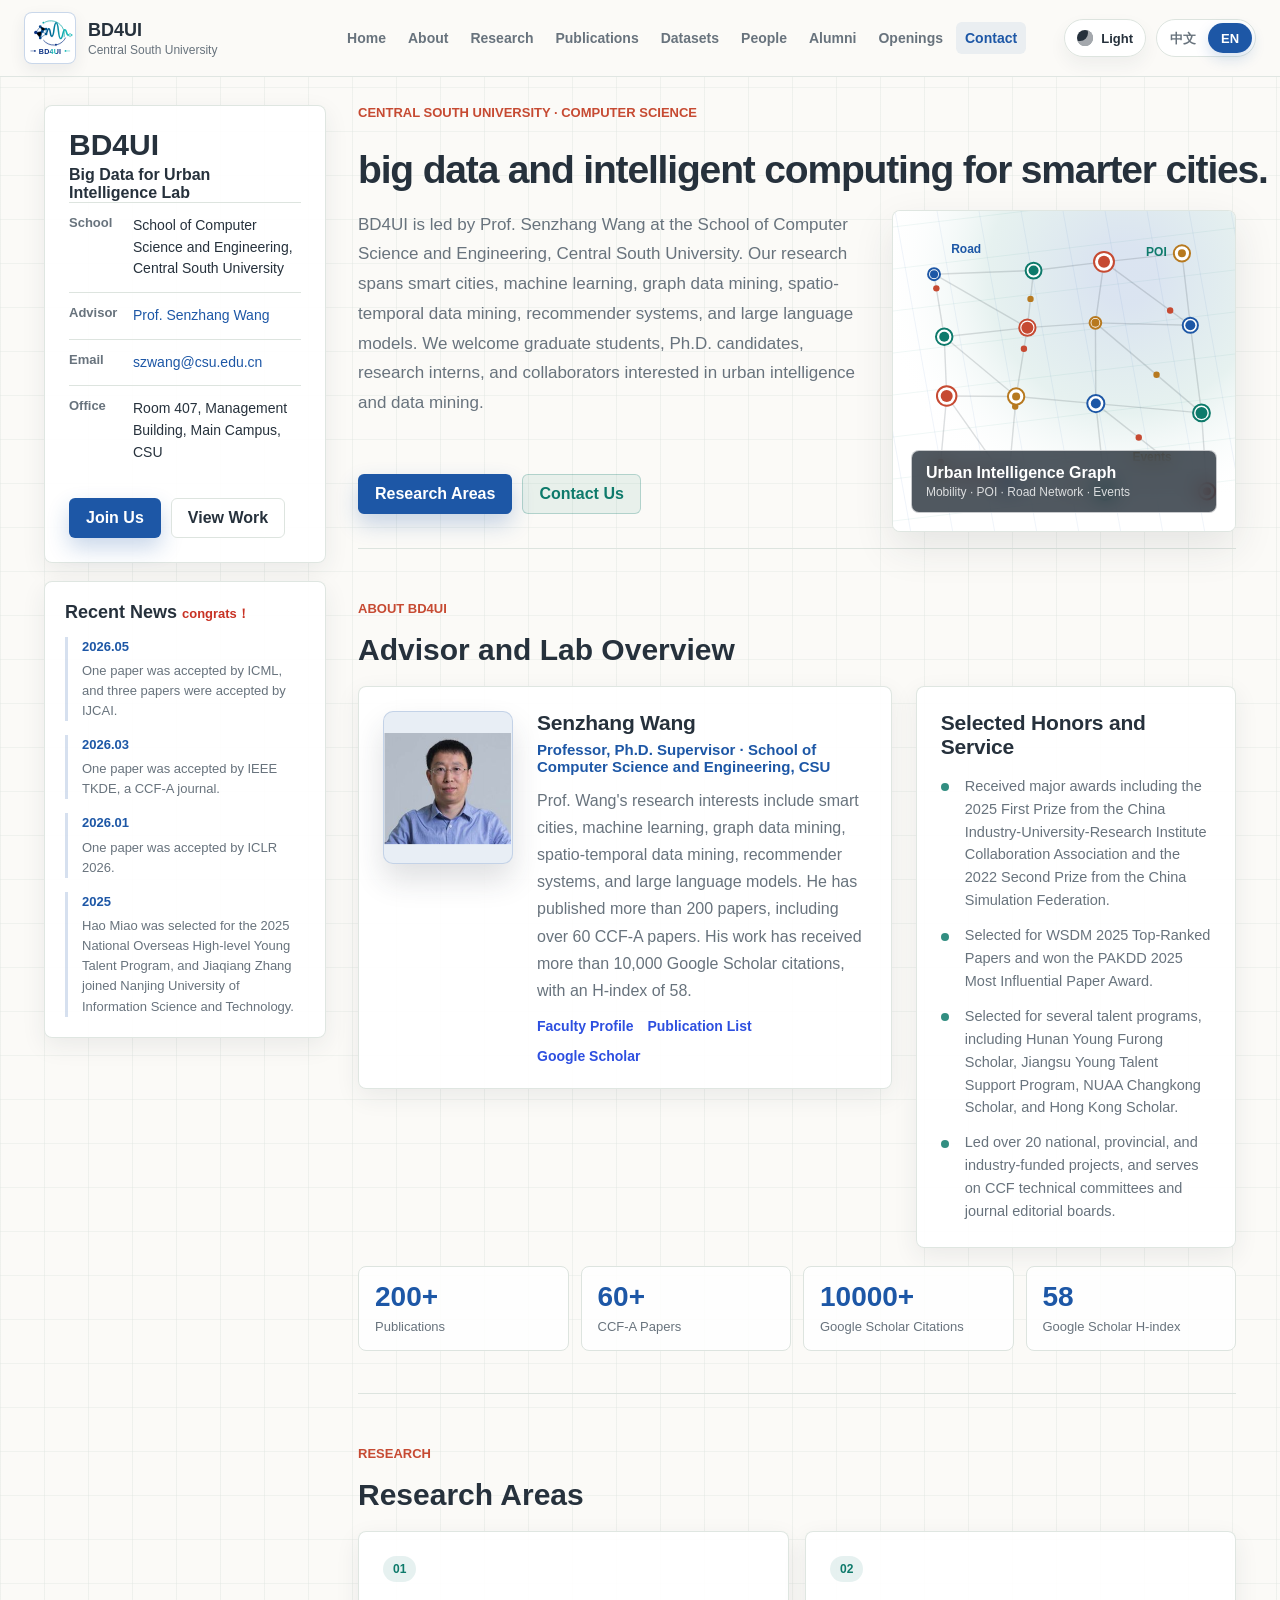
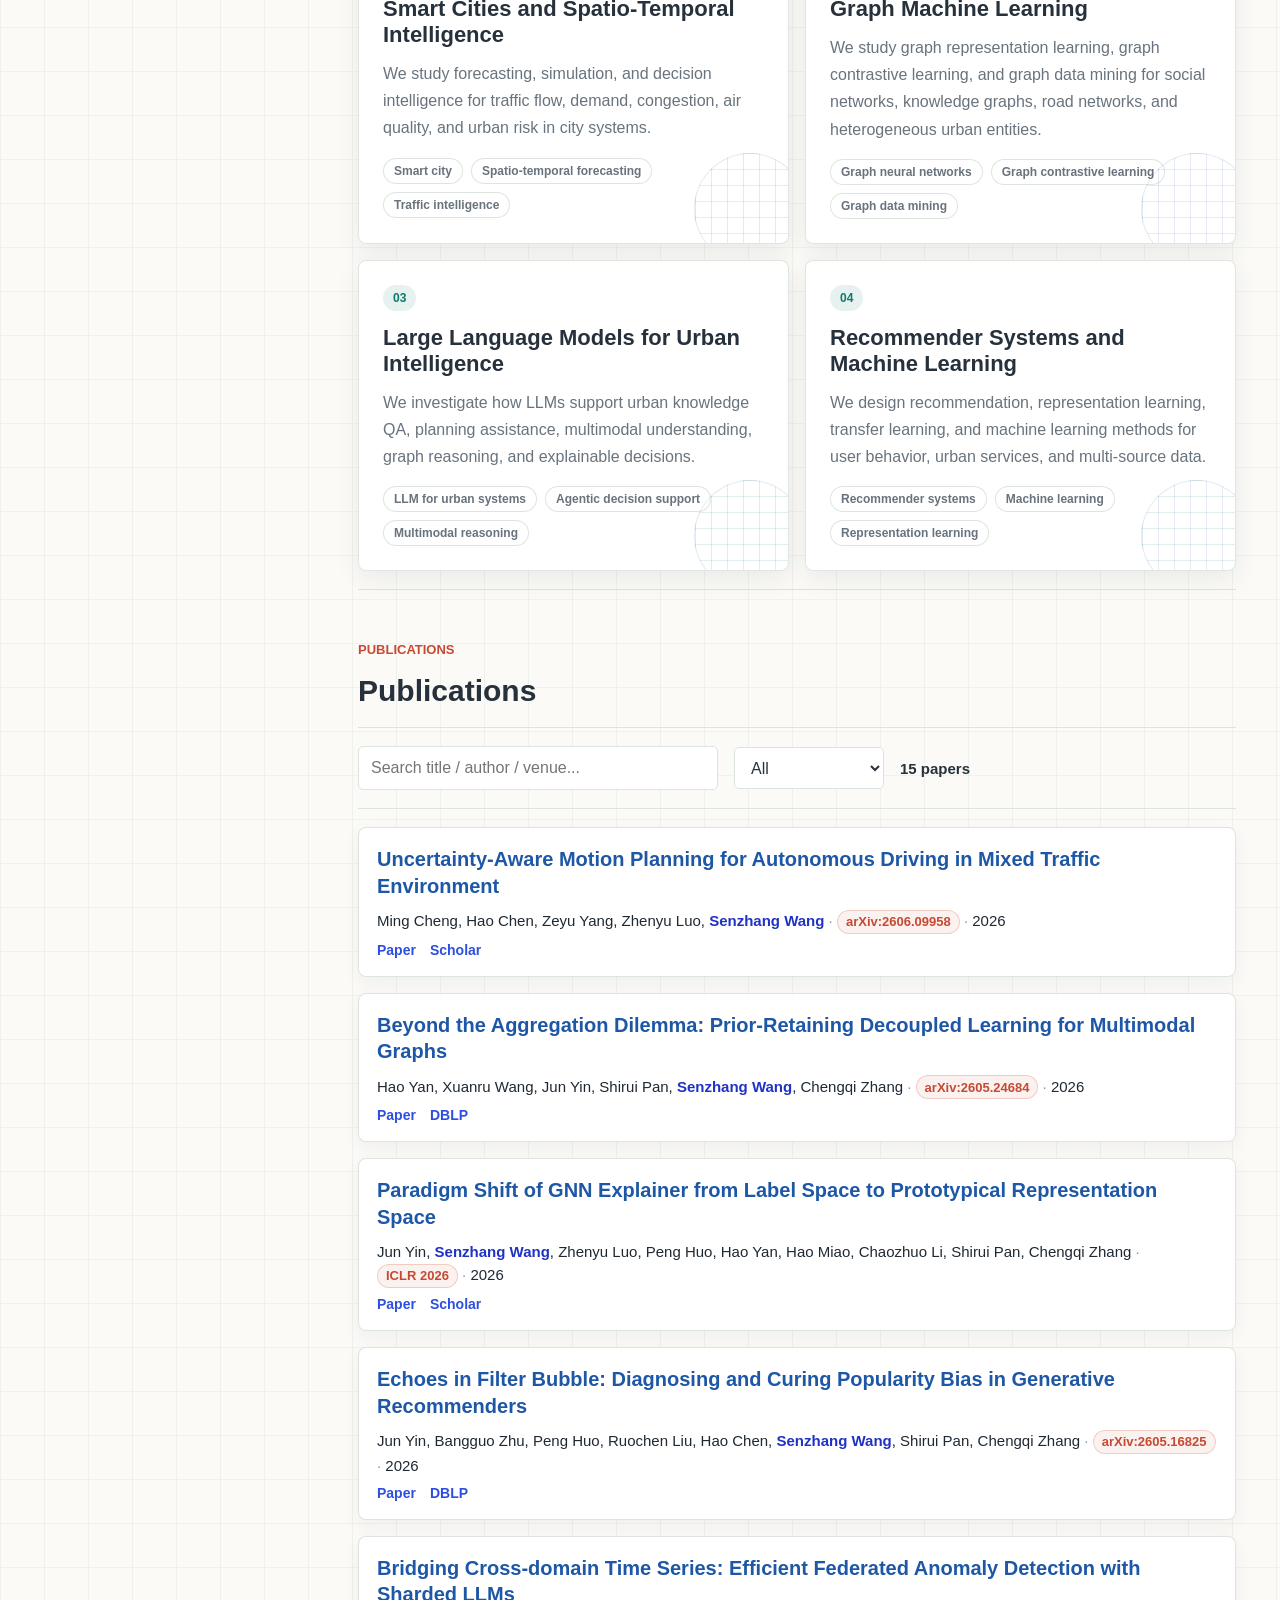
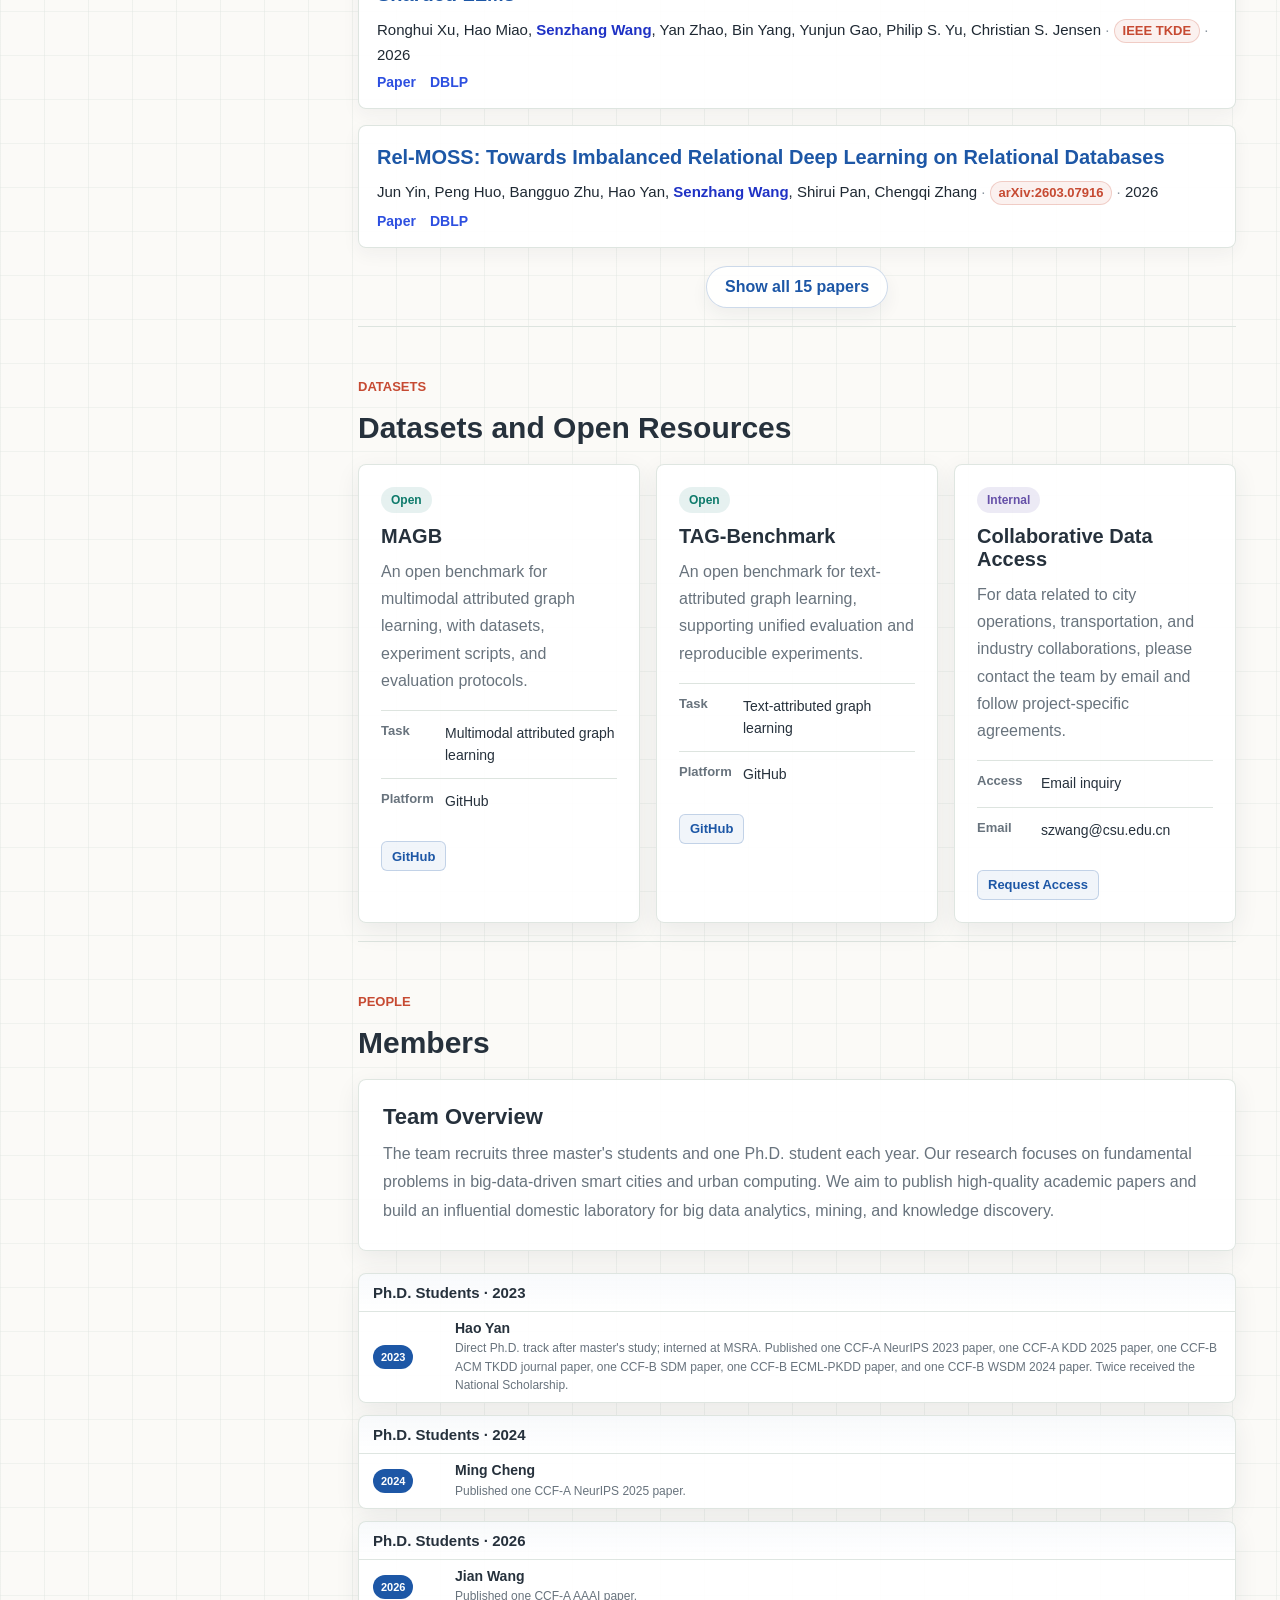
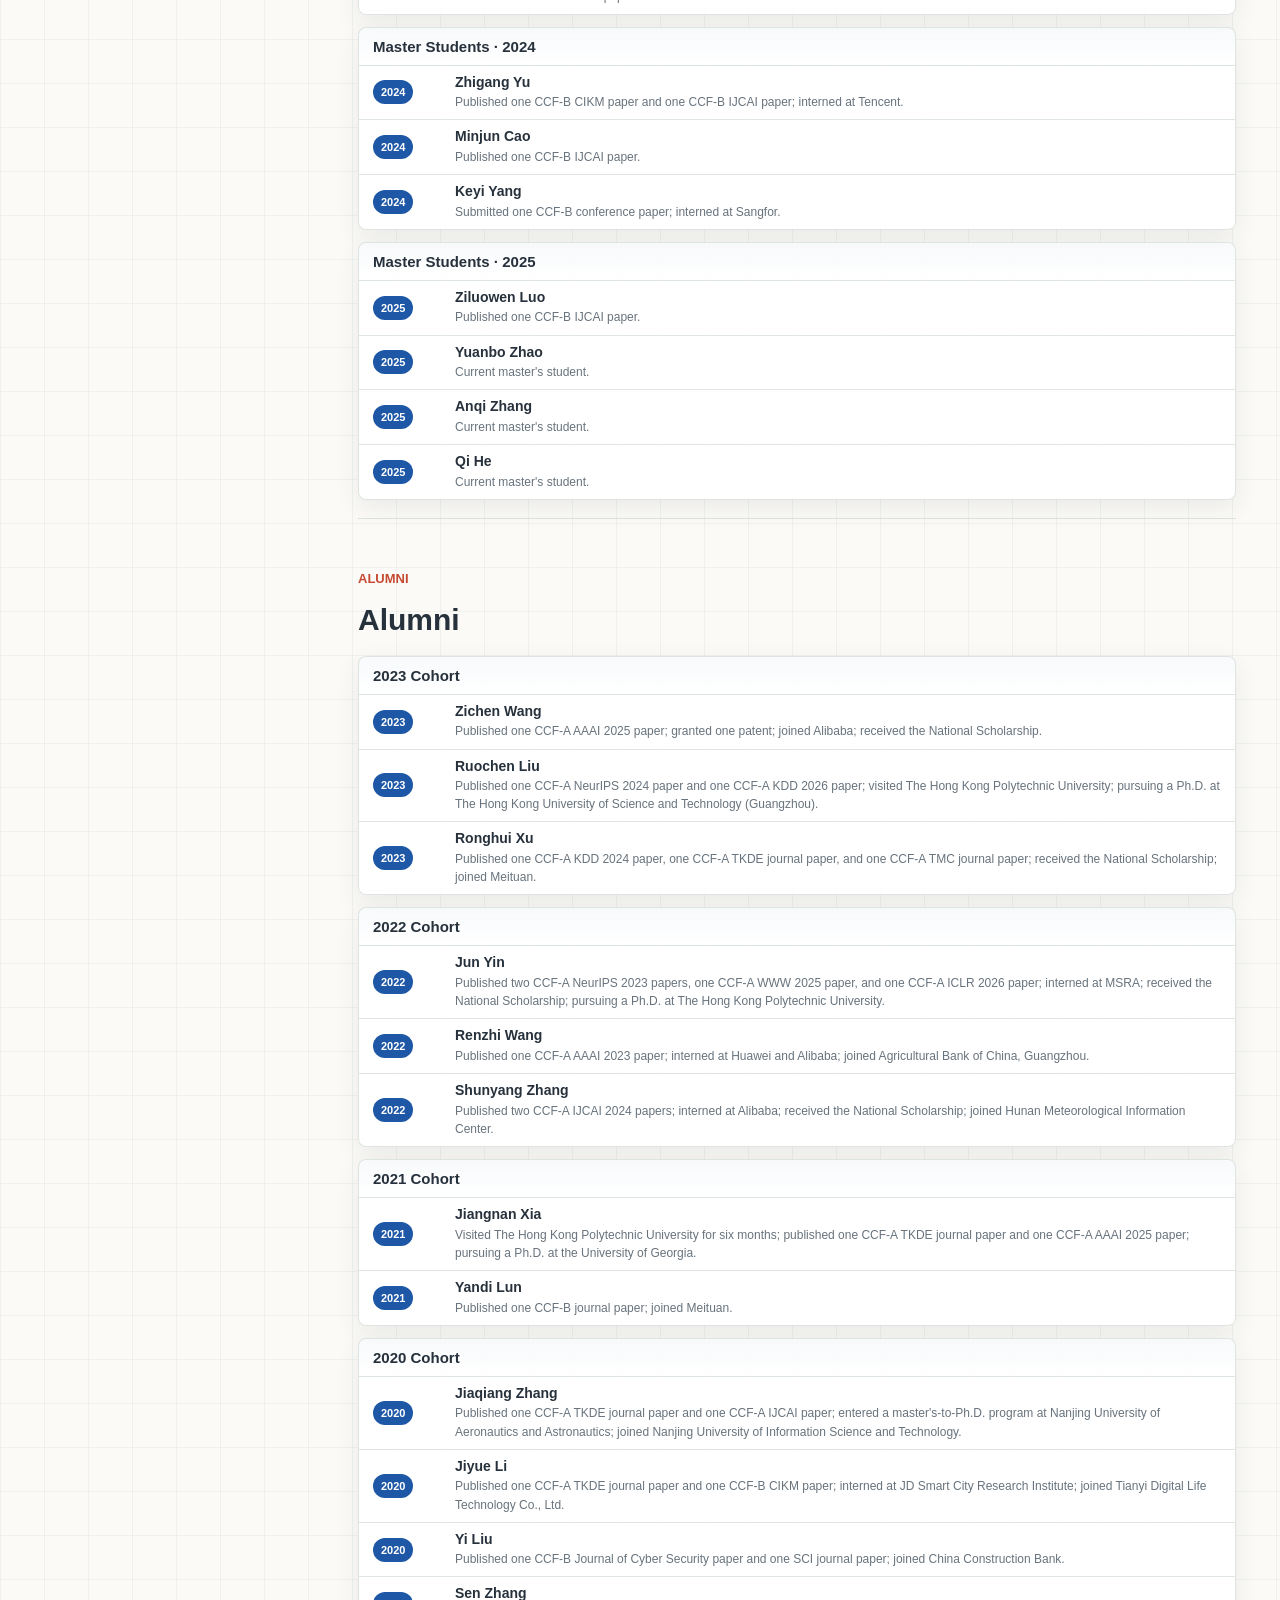
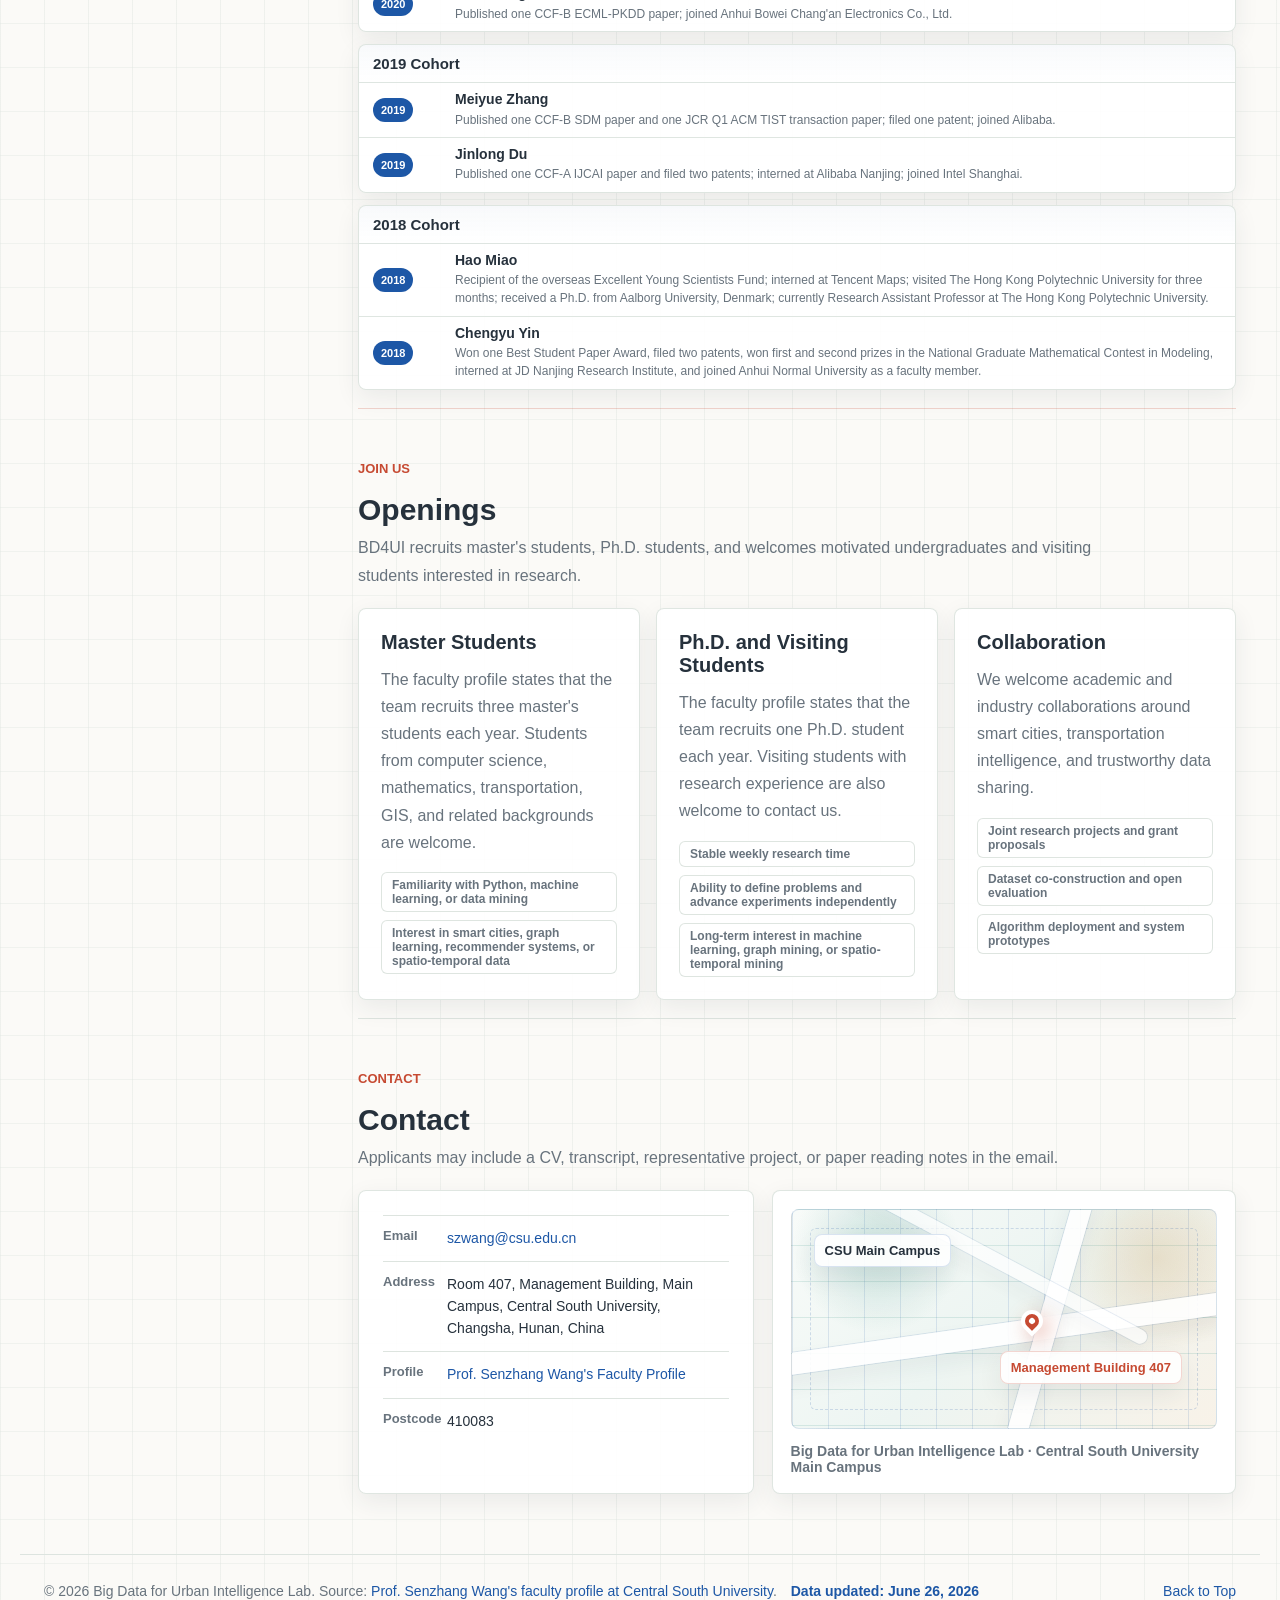
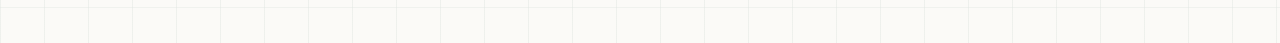
<file: index-en.html>
﻿<!doctype html>
<html lang="en">
  <head>
    <meta charset="utf-8">
    <meta name="viewport" content="width=device-width, initial-scale=1">
    <title>BD4UI | Big Data for Urban Intelligence Lab, Central South University</title>
    <meta
      name="description"
      content="BD4UI is the Big Data for Urban Intelligence Lab at Central South University, led by Prof. Senzhang Wang. The site presents research areas, publications, datasets, people, alumni, openings, and contact information."
    >
    <link rel="alternate" hreflang="zh-CN" href="index.html">
    <link rel="alternate" hreflang="en" href="index-en.html">
    <link rel="icon" type="image/svg+xml" href="assets/brand/bd4ui-logo.svg">
    <link rel="stylesheet" href="styles.css">
  </head>
  <body>
    <header class="site-header">
      <a class="brand" href="#home" aria-label="BD4UI homepage">
        <span class="brand-mark">
          <img src="assets/brand/bd4ui-logo.svg" alt="Big Data for Urban Intelligence Lab logo">
        </span>
        <span class="brand-text">
          <strong>BD4UI</strong>
          <small>Central South University</small>
        </span>
      </a>

      <button class="nav-toggle" type="button" aria-expanded="false" aria-controls="site-nav">
        <span></span>
        <span></span>
        <span></span>
      </button>

      <nav class="site-nav" id="site-nav" aria-label="Main navigation">
        <a href="#home">Home</a>
        <a href="#about">About</a>
        <a href="#research">Research</a>
        <a href="#publications">Publications</a>
        <a href="#datasets">Datasets</a>
        <a href="#members">People</a>
        <a href="#alumni">Alumni</a>
        <a href="#openings">Openings</a>
        <a href="#contact">Contact</a>
      </nav>

      <div class="header-actions">
        <button
          class="theme-toggle"
          type="button"
          aria-label="Toggle theme"
          aria-pressed="false"
          data-light-label="Light"
          data-dark-label="Ink"
        >
          <span class="theme-toggle-icon" aria-hidden="true"></span>
          <span class="theme-toggle-text">Light</span>
        </button>

        <div class="language-switch" aria-label="Language switch">
          <a href="index.html">中文</a>
          <span>EN</span>
        </div>
      </div>
    </header>

    <main class="page-shell" id="home">
      <aside class="lab-sidebar" aria-label="Lab overview">
        <section class="profile-panel">
          <h1>BD4UI</h1>
          <p class="subtitle">Big Data for Urban Intelligence Lab</p>
          <dl class="fact-list">
            <div>
              <dt>School</dt>
              <dd>School of Computer Science and Engineering, Central South University</dd>
            </div>
            <div>
              <dt>Advisor</dt>
              <dd><a href="https://faculty.csu.edu.cn/wangsenzhang/zh_CN/index/193208/list/index.htm">Prof. Senzhang Wang</a></dd>
            </div>
            <div>
              <dt>Email</dt>
              <dd><a href="mailto:szwang@csu.edu.cn">szwang@csu.edu.cn</a></dd>
            </div>
            <div>
              <dt>Office</dt>
              <dd>Room 407, Management Building, Main Campus, CSU</dd>
            </div>
          </dl>

          <div class="side-actions">
            <a class="button primary" href="#openings">Join Us</a>
            <a class="button ghost" href="#publications">View Work</a>
          </div>
        </section>

        <section class="news-panel" aria-labelledby="news-title">
          <h2 id="news-title">Recent News <span class="heading-congrats">congrats！</span></h2>
          <ol>
            <li>
              <time datetime="2026-05">2026.05</time>
              <span>One paper was accepted by ICML, and three papers were accepted by IJCAI.</span>
            </li>
            <li>
              <time datetime="2026-03">2026.03</time>
              <span>One paper was accepted by IEEE TKDE, a CCF-A journal.</span>
            </li>
            <li>
              <time datetime="2026-01">2026.01</time>
              <span>One paper was accepted by ICLR 2026.</span>
            </li>
            <li>
              <time datetime="2025">2025</time>
              <span>Hao Miao was selected for the 2025 National Overseas High-level Young Talent Program, and Jiaqiang Zhang joined Nanjing University of Information Science and Technology.</span>
            </li>
          </ol>
        </section>
      </aside>

      <div class="content">
        <section class="hero-section">
          <div class="hero-copy">
            <p class="eyebrow">Central South University · Computer Science</p>
            <h2>big data and intelligent computing for smarter cities.</h2>
            <p>
              BD4UI is led by Prof. Senzhang Wang at the School of Computer Science and Engineering,
              Central South University. Our research spans smart cities, machine learning, graph data
              mining, spatio-temporal data mining, recommender systems, and large language models. We
              welcome graduate students, Ph.D. candidates, research interns, and collaborators interested
              in urban intelligence and data mining.
            </p>
            <div class="hero-links">
              <a class="button primary" href="#research">Research Areas</a>
              <a class="button secondary" href="#contact">Contact Us</a>
            </div>
          </div>

          <figure class="hero-visual" aria-label="Urban data network visualization">
            <canvas id="cityGraph" width="720" height="460"></canvas>
            <figcaption>
              <strong>Urban Intelligence Graph</strong>
              <span>Mobility · POI · Road Network · Events</span>
            </figcaption>
          </figure>
        </section>

        <section class="section about-pi-section" id="about">
          <div class="section-heading">
            <p class="eyebrow">About BD4UI</p>
            <h2>Advisor and Lab Overview</h2>
          </div>

          <div class="about-grid">
            <article class="pi-card">
              <img class="pi-photo" src="assets/brand/senzhang-wang.png" alt="Portrait of Prof. Senzhang Wang">
              <div>
                <h3>Senzhang Wang</h3>
                <p class="role">Professor, Ph.D. Supervisor · School of Computer Science and Engineering, CSU</p>
                <p>
                  Prof. Wang's research interests include smart cities, machine learning, graph data mining,
                  spatio-temporal data mining, recommender systems, and large language models. He has published
                  more than 200 papers, including over 60 CCF-A papers. His work has received more than 10,000
                  Google Scholar citations, with an H-index of 58.
                </p>
                <div class="pub-links">
                  <a href="https://faculty.csu.edu.cn/wangsenzhang/zh_CN/index/193208/list/index.htm">Faculty Profile</a>
                  <a href="https://scholar.google.com/citations?hl=zh-CN&user=zdWyGRMAAAAJ">Publication List</a>
                  <a href="https://scholar.google.com/citations?user=zdWyGRMAAAAJ&hl=zh-CN">Google Scholar</a>
                </div>
              </div>
            </article>

            <article class="honor-card">
              <h3>Selected Honors and Service</h3>
              <ul>
                <li>Received major awards including the 2025 First Prize from the China Industry-University-Research Institute Collaboration Association and the 2022 Second Prize from the China Simulation Federation.</li>
                <li>Selected for WSDM 2025 Top-Ranked Papers and won the PAKDD 2025 Most Influential Paper Award.</li>
                <li>Selected for several talent programs, including Hunan Young Furong Scholar, Jiangsu Young Talent Support Program, NUAA Changkong Scholar, and Hong Kong Scholar.</li>
                <li>Led over 20 national, provincial, and industry-funded projects, and serves on CCF technical committees and journal editorial boards.</li>
              </ul>
            </article>
          </div>
        </section>

        <section class="metrics-row" aria-label="Lab metrics">
          <div>
            <strong>200+</strong>
            <span>Publications</span>
          </div>
          <div>
            <strong>60+</strong>
            <span>CCF-A Papers</span>
          </div>
          <div>
            <strong>10000+</strong>
            <span>Google Scholar Citations</span>
          </div>
          <div>
            <strong>58</strong>
            <span>Google Scholar H-index</span>
          </div>
        </section>

        <section class="section" id="research">
          <div class="section-heading">
            <p class="eyebrow">Research</p>
            <h2>Research Areas</h2>
          </div>

          <div class="research-grid">
            <article class="research-card">
              <span class="topic-index">01</span>
              <h3>Smart Cities and Spatio-Temporal Intelligence</h3>
              <p>We study forecasting, simulation, and decision intelligence for traffic flow, demand, congestion, air quality, and urban risk in city systems.</p>
              <ul>
                <li>Smart city</li>
                <li>Spatio-temporal forecasting</li>
                <li>Traffic intelligence</li>
              </ul>
            </article>
            <article class="research-card">
              <span class="topic-index">02</span>
              <h3>Graph Machine Learning</h3>
              <p>We study graph representation learning, graph contrastive learning, and graph data mining for social networks, knowledge graphs, road networks, and heterogeneous urban entities.</p>
              <ul>
                <li>Graph neural networks</li>
                <li>Graph contrastive learning</li>
                <li>Graph data mining</li>
              </ul>
            </article>
            <article class="research-card">
              <span class="topic-index">03</span>
              <h3>Large Language Models for Urban Intelligence</h3>
              <p>We investigate how LLMs support urban knowledge QA, planning assistance, multimodal understanding, graph reasoning, and explainable decisions.</p>
              <ul>
                <li>LLM for urban systems</li>
                <li>Agentic decision support</li>
                <li>Multimodal reasoning</li>
              </ul>
            </article>
            <article class="research-card">
              <span class="topic-index">04</span>
              <h3>Recommender Systems and Machine Learning</h3>
              <p>We design recommendation, representation learning, transfer learning, and machine learning methods for user behavior, urban services, and multi-source data.</p>
              <ul>
                <li>Recommender systems</li>
                <li>Machine learning</li>
                <li>Representation learning</li>
              </ul>
            </article>
          </div>
        </section>

        <section class="section" id="publications">
          <div class="section-heading">
            <p class="eyebrow">Publications</p>
            <h2>Publications</h2>
          </div>

          <div class="publication-tools" aria-label="Publication filters">
            <label class="search-box">
              <input id="pubSearch" type="search" placeholder="Search title / author / venue...">
            </label>
            <label class="year-select">
              <span class="sr-only">Filter by year</span>
              <select id="pubYearFilter" aria-label="Filter by year">
                <option value="all">All</option>
                <option value="2026">2026</option>
                <option value="2025">2025</option>
                <option value="2024">2024</option>
                <option value="2023">2023</option>
                <option value="earlier">Earlier</option>
              </select>
            </label>
            <p class="pub-count"><span id="pubVisibleCount">15</span> papers</p>
          </div>

          <div class="publication-list">
            <!-- To add a publication, copy one article and edit data-year, data-keywords, title, authors, venue, and links. -->
            <article class="publication-item" data-year="2026" data-keywords="ming cheng cheng m autonomous driving motion planning uncertainty aware">
              <div class="pub-body">
                <h3><a href="https://arxiv.org/abs/2606.09958">Uncertainty-Aware Motion Planning for Autonomous Driving in Mixed Traffic Environment</a></h3>
                <p class="authors">Ming Cheng, Hao Chen, Zeyu Yang, Zhenyu Luo, <strong>Senzhang Wang</strong> <span class="meta-sep">&middot;</span> <span class="venue">arXiv:2606.09958</span> <span class="meta-sep">&middot;</span> 2026</p>
                <div class="pub-links">
                  <a href="https://arxiv.org/abs/2606.09958">Paper</a>
                  <a href="https://scholar.google.com/citations?hl=zh-CN&user=zdWyGRMAAAAJ&view_op=list_works&sortby=pubdate">Scholar</a>
                </div>
              </div>
            </article>

            <article class="publication-item" data-year="2026" data-keywords="hao yan h yan jun yin j yin multimodal graphs aggregation dilemma">
              <div class="pub-body">
                <h3><a href="https://arxiv.org/abs/2605.24684">Beyond the Aggregation Dilemma: Prior-Retaining Decoupled Learning for Multimodal Graphs</a></h3>
                <p class="authors">Hao Yan, Xuanru Wang, Jun Yin, Shirui Pan, <strong>Senzhang Wang</strong>, Chengqi Zhang <span class="meta-sep">&middot;</span> <span class="venue">arXiv:2605.24684</span> <span class="meta-sep">&middot;</span> 2026</p>
                <div class="pub-links">
                  <a href="https://arxiv.org/abs/2605.24684">Paper</a>
                  <a href="https://dblp.org/rec/journals/corr/abs-2605-24684">DBLP</a>
                </div>
              </div>
            </article>

            <article class="publication-item" data-year="2026" data-keywords="jun yin j yin iclr gnn explainer prototypical representation">
              <div class="pub-body">
                <h3><a href="https://scholar.google.com/citations?hl=zh-CN&user=zdWyGRMAAAAJ&view_op=list_works&sortby=pubdate">Paradigm Shift of GNN Explainer from Label Space to Prototypical Representation Space</a></h3>
                <p class="authors">Jun Yin, <strong>Senzhang Wang</strong>, Zhenyu Luo, Peng Huo, Hao Yan, Hao Miao, Chaozhuo Li, Shirui Pan, Chengqi Zhang <span class="meta-sep">&middot;</span> <span class="venue">ICLR 2026</span> <span class="meta-sep">&middot;</span> 2026</p>
                <div class="pub-links">
                  <a href="https://scholar.google.com/citations?hl=zh-CN&user=zdWyGRMAAAAJ&view_op=list_works&sortby=pubdate">Paper</a>
                  <a href="https://scholar.google.com/citations?hl=zh-CN&user=zdWyGRMAAAAJ&view_op=list_works&sortby=pubdate">Scholar</a>
                </div>
              </div>
            </article>

            <article class="publication-item" data-year="2026" data-keywords="jun yin j yin ruochen liu popularity bias generative recommenders">
              <div class="pub-body">
                <h3><a href="https://arxiv.org/abs/2605.16825">Echoes in Filter Bubble: Diagnosing and Curing Popularity Bias in Generative Recommenders</a></h3>
                <p class="authors">Jun Yin, Bangguo Zhu, Peng Huo, Ruochen Liu, Hao Chen, <strong>Senzhang Wang</strong>, Shirui Pan, Chengqi Zhang <span class="meta-sep">&middot;</span> <span class="venue">arXiv:2605.16825</span> <span class="meta-sep">&middot;</span> 2026</p>
                <div class="pub-links">
                  <a href="https://arxiv.org/abs/2605.16825">Paper</a>
                  <a href="https://dblp.org/rec/journals/corr/abs-2605-16825">DBLP</a>
                </div>
              </div>
            </article>

            <article class="publication-item" data-year="2026" data-keywords="xu ronghui r xu hao miao cross domain time series anomaly detection llm">
              <div class="pub-body">
                <h3><a href="https://doi.org/10.1109/TKDE.2026.3677275">Bridging Cross-domain Time Series: Efficient Federated Anomaly Detection with Sharded LLMs</a></h3>
                <p class="authors">Ronghui Xu, Hao Miao, <strong>Senzhang Wang</strong>, Yan Zhao, Bin Yang, Yunjun Gao, Philip S. Yu, Christian S. Jensen <span class="meta-sep">&middot;</span> <span class="venue">IEEE TKDE</span> <span class="meta-sep">&middot;</span> 2026</p>
                <div class="pub-links">
                  <a href="https://doi.org/10.1109/TKDE.2026.3677275">Paper</a>
                  <a href="https://dblp.org/rec/journals/tkde/XuMWZYGYJ26">DBLP</a>
                </div>
              </div>
            </article>

            <article class="publication-item" data-year="2026" data-keywords="jun yin hao yan rel-moss relational databases imbalanced relational deep learning">
              <div class="pub-body">
                <h3><a href="https://arxiv.org/abs/2603.07916">Rel-MOSS: Towards Imbalanced Relational Deep Learning on Relational Databases</a></h3>
                <p class="authors">Jun Yin, Peng Huo, Bangguo Zhu, Hao Yan, <strong>Senzhang Wang</strong>, Shirui Pan, Chengqi Zhang <span class="meta-sep">&middot;</span> <span class="venue">arXiv:2603.07916</span> <span class="meta-sep">&middot;</span> 2026</p>
                <div class="pub-links">
                  <a href="https://arxiv.org/abs/2603.07916">Paper</a>
                  <a href="https://dblp.org/rec/journals/corr/abs-2603-07916">DBLP</a>
                </div>
              </div>
            </article>

            <article class="publication-item" data-year="2025" data-keywords="hao yan h yan jun yin zichen wang kdd multimodal attributed graph citation 24">
              <div class="pub-body">
                <h3><a href="https://doi.org/10.1145/3711896.3737404">When Graph Meets Multimodal: Benchmarking and Meditating on Multimodal Attributed Graph Learning</a></h3>
                <p class="authors">Hao Yan, Chaozhuo Li, Jun Yin, Zhigang Yu, Weihao Han, Mingzheng Li, Zichen Zeng, Hao Sun, <strong>Senzhang Wang</strong> <span class="meta-sep">&middot;</span> <span class="venue">KDD 2025</span> <span class="meta-sep">&middot;</span> cited 24</p>
                <div class="pub-links">
                  <a href="https://doi.org/10.1145/3711896.3737404">Paper</a>
                  <a href="https://dblp.org/rec/conf/kdd/0004L0YHLZ0W25">DBLP</a>
                </div>
              </div>
            </article>

            <article class="publication-item" data-year="2025" data-keywords="ming cheng cheng m neurips traffic control citation 3">
              <div class="pub-body">
                <h3><a href="http://papers.nips.cc/paper_files/paper/2025/hash/cb22704ebc9bc4e0ef875d1959651012-Abstract-Conference.html">Role-aware Multi-agent Reinforcement Learning for Coordinated Emergency Traffic Control</a></h3>
                <p class="authors">Ming Cheng, Hao Chen, Zhiqing Li, Jia Wang, <strong>Senzhang Wang</strong> <span class="meta-sep">&middot;</span> <span class="venue">NeurIPS 2025</span> <span class="meta-sep">&middot;</span> cited 3</p>
                <div class="pub-links">
                  <a href="http://papers.nips.cc/paper_files/paper/2025/hash/cb22704ebc9bc4e0ef875d1959651012-Abstract-Conference.html">Paper</a>
                  <a href="https://dblp.org/rec/conf/nips/ChengCLWW25">DBLP</a>
                </div>
              </div>
            </article>

            <article class="publication-item" data-year="2025" data-keywords="high citation survey graph neural networks real world imbalance noise privacy ood citation 173">
              <div class="pub-body">
                <h3><a href="https://scholar.google.com/citations?hl=zh-CN&user=zdWyGRMAAAAJ&view_op=list_works&sortby=pubdate">A Survey of Graph Neural Networks in Real World: Imbalance, Noise, Privacy and OOD Challenges</a></h3>
                <p class="authors">Wenjie Ju, Shifu Yi, Yifan Wang, Zhiping Xiao, Zhengyang Mao, Heng Li, Yifang Gu, Yiyang Qin, Nian Yin, <strong>Senzhang Wang</strong>, et al. <span class="meta-sep">&middot;</span> <span class="venue">IEEE TPAMI</span> <span class="meta-sep">&middot;</span> cited 173</p>
                <div class="pub-links">
                  <a href="https://scholar.google.com/citations?hl=zh-CN&user=zdWyGRMAAAAJ&view_op=list_works&sortby=pubdate">Paper</a>
                  <a href="https://scholar.google.com/citations?hl=zh-CN&user=zdWyGRMAAAAJ&view_op=list_works&sortby=pubdate">Scholar</a>
                </div>
              </div>
            </article>

            <article class="publication-item" data-year="2025" data-keywords="high citation tagrec temporal aware graph contrastive learning sequential recommendation citation 151">
              <div class="pub-body">
                <h3><a href="https://scholar.google.com/citations?hl=zh-CN&user=zdWyGRMAAAAJ&view_op=list_works&sortby=pubdate">Tagrec: Temporal-aware Graph Contrastive Learning with Theoretical Augmentation for Sequential Recommendation</a></h3>
                <p class="authors">T Peng, H Yuan, Y Zhang, Y Li, P Dai, Q Wang, <strong>Senzhang Wang</strong>, W Wu <span class="meta-sep">&middot;</span> <span class="venue">IEEE TKDE 37(5), 3015-3029</span> <span class="meta-sep">&middot;</span> cited 151</p>
                <div class="pub-links">
                  <a href="https://scholar.google.com/citations?hl=zh-CN&user=zdWyGRMAAAAJ&view_op=list_works&sortby=pubdate">Paper</a>
                  <a href="https://scholar.google.com/citations?hl=zh-CN&user=zdWyGRMAAAAJ&view_op=list_works&sortby=pubdate">Scholar</a>
                </div>
              </div>
            </article>

            <article class="publication-item" data-year="2025" data-keywords="high citation large language model simulator cold start recommendation citation 146">
              <div class="pub-body">
                <h3><a href="https://scholar.google.com/citations?hl=zh-CN&user=zdWyGRMAAAAJ&view_op=list_works&sortby=pubdate">Large Language Model Simulator for Cold-Start Recommendation</a></h3>
                <p class="authors">F Huang, Y Bei, Z Yang, J Jiang, H Chen, Q Shen, <strong>Senzhang Wang</strong>, F Karray <span class="meta-sep">&middot;</span> <span class="venue">WSDM 2025</span> <span class="meta-sep">&middot;</span> cited 146</p>
                <div class="pub-links">
                  <a href="https://scholar.google.com/citations?hl=zh-CN&user=zdWyGRMAAAAJ&view_op=list_works&sortby=pubdate">Paper</a>
                  <a href="https://scholar.google.com/citations?hl=zh-CN&user=zdWyGRMAAAAJ&view_op=list_works&sortby=pubdate">Scholar</a>
                </div>
              </div>
            </article>

            <article class="publication-item" data-year="2024" data-keywords="high citation pefad ronghui xu federated anomaly detection citation 77">
              <div class="pub-body">
                <h3><a href="https://scholar.google.com/citations?hl=zh-CN&user=zdWyGRMAAAAJ&view_op=list_works&sortby=pubdate">PeFAD: A Parameter-Efficient Federated Framework for Time Series Anomaly Detection</a></h3>
                <p class="authors">Ronghui Xu, Hao Miao, <strong>Senzhang Wang</strong>, Philip S. Yu, Jianxin Wang <span class="meta-sep">&middot;</span> <span class="venue">KDD 2024</span> <span class="meta-sep">&middot;</span> cited 77</p>
                <div class="pub-links">
                  <a href="https://scholar.google.com/citations?hl=zh-CN&user=zdWyGRMAAAAJ&view_op=list_works&sortby=pubdate">Paper</a>
                  <a href="https://scholar.google.com/citations?hl=zh-CN&user=zdWyGRMAAAAJ&view_op=list_works&sortby=pubdate">Scholar</a>
                </div>
              </div>
            </article>

            <article class="publication-item" data-year="2024" data-keywords="high citation transgnn recommender systems citation 106">
              <div class="pub-body">
                <h3><a href="https://scholar.google.com/citations?hl=zh-CN&user=zdWyGRMAAAAJ&view_op=list_works&sortby=pubdate">TransGNN: Harnessing the Collaborative Power of Transformers and Graph Neural Networks for Recommender Systems</a></h3>
                <p class="authors">P Zhang, Y Yan, X Zhang, C Li, <strong>Senzhang Wang</strong>, F Huang, S Kim <span class="meta-sep">&middot;</span> <span class="venue">SIGIR 2024</span> <span class="meta-sep">&middot;</span> cited 106</p>
                <div class="pub-links">
                  <a href="https://scholar.google.com/citations?hl=zh-CN&user=zdWyGRMAAAAJ&view_op=list_works&sortby=pubdate">Paper</a>
                  <a href="https://scholar.google.com/citations?hl=zh-CN&user=zdWyGRMAAAAJ&view_op=list_works&sortby=pubdate">Scholar</a>
                </div>
              </div>
            </article>

            <article class="publication-item" data-year="2024" data-keywords="high citation early detection multimodal fake news citation 51">
              <div class="pub-body">
                <h3><a href="https://scholar.google.com/citations?hl=zh-CN&user=zdWyGRMAAAAJ&view_op=list_works&sortby=pubdate">Early Detection of Multimodal Fake News via Reinforced Propagation Path Generation</a></h3>
                <p class="authors">L Zhang, X Zhang, Z Zhou, X Zhang, <strong>Senzhang Wang</strong>, Philip S. Yu, Chaozhuo Li <span class="meta-sep">&middot;</span> <span class="venue">IEEE TKDE</span> <span class="meta-sep">&middot;</span> cited 51</p>
                <div class="pub-links">
                  <a href="https://scholar.google.com/citations?hl=zh-CN&user=zdWyGRMAAAAJ&view_op=list_works&sortby=pubdate">Paper</a>
                  <a href="https://scholar.google.com/citations?hl=zh-CN&user=zdWyGRMAAAAJ&view_op=list_works&sortby=pubdate">Scholar</a>
                </div>
              </div>
            </article>

            <article class="publication-item" data-year="2025" data-keywords="wang zichen zichen wang trajectory prediction c2f-tp aaai citation 21">
              <div class="pub-body">
                <h3><a href="https://scholar.google.com/citations?hl=zh-CN&user=zdWyGRMAAAAJ&view_op=list_works&sortby=pubdate">C2f-tp: A Coarse-to-Fine Denoising Framework for Uncertainty-Aware Trajectory Prediction</a></h3>
                <p class="authors">Zichen Wang, Hao Miao, <strong>Senzhang Wang</strong>, Ren Wang, Jianxin Wang, Jun Zhang <span class="meta-sep">&middot;</span> <span class="venue">AAAI 2025</span> <span class="meta-sep">&middot;</span> cited 21</p>
                <div class="pub-links">
                  <a href="https://scholar.google.com/citations?hl=zh-CN&user=zdWyGRMAAAAJ&view_op=list_works&sortby=pubdate">Paper</a>
                  <a href="https://scholar.google.com/citations?hl=zh-CN&user=zdWyGRMAAAAJ&view_op=list_works&sortby=pubdate">Scholar</a>
                </div>
              </div>
            </article>
          </div>
          <button class="pub-toggle" type="button" data-collapsed-label="Show all 15 papers" data-expanded-label="Collapse publication list">Show all 15 papers</button>
        </section>

        <section class="section" id="datasets">
          <div class="section-heading">
            <p class="eyebrow">Datasets</p>
            <h2>Datasets and Open Resources</h2>
          </div>

          <div class="dataset-grid">
            <article class="dataset-card">
              <span class="dataset-status open">Open</span>
              <h3>MAGB</h3>
              <p>An open benchmark for multimodal attributed graph learning, with datasets, experiment scripts, and evaluation protocols.</p>
              <dl>
                <div><dt>Task</dt><dd>Multimodal attributed graph learning</dd></div>
                <div><dt>Platform</dt><dd>GitHub</dd></div>
              </dl>
              <a href="https://github.com/sktsherlock/MAGB">GitHub</a>
            </article>
            <article class="dataset-card">
              <span class="dataset-status open">Open</span>
              <h3>TAG-Benchmark</h3>
              <p>An open benchmark for text-attributed graph learning, supporting unified evaluation and reproducible experiments.</p>
              <dl>
                <div><dt>Task</dt><dd>Text-attributed graph learning</dd></div>
                <div><dt>Platform</dt><dd>GitHub</dd></div>
              </dl>
              <a href="https://github.com/sktsherlock/TAG-Benchmark">GitHub</a>
            </article>
            <article class="dataset-card">
              <span class="dataset-status internal">Internal</span>
              <h3>Collaborative Data Access</h3>
              <p>For data related to city operations, transportation, and industry collaborations, please contact the team by email and follow project-specific agreements.</p>
              <dl>
                <div><dt>Access</dt><dd>Email inquiry</dd></div>
                <div><dt>Email</dt><dd>szwang@csu.edu.cn</dd></div>
              </dl>
              <a href="mailto:szwang@csu.edu.cn">Request Access</a>
            </article>
          </div>
        </section>

        <section class="section" id="members">
          <div class="section-heading">
            <p class="eyebrow">People</p>
            <h2>Members</h2>
          </div>

          <div class="team-intro-card">
            <h3>Team Overview</h3>
            <p>
              The team recruits three master's students and one Ph.D. student each year. Our research focuses on
              fundamental problems in big-data-driven smart cities and urban computing. We aim to publish high-quality
              academic papers and build an influential domestic laboratory for big data analytics, mining, and knowledge discovery.
            </p>
          </div>

          <div class="student-detail-list">
            <section class="student-year-group">
              <h3>Ph.D. Students · 2023</h3>
              <article class="student-detail-item">
                <time>2023</time>
                <div>
                  <h4>Hao Yan</h4>
                  <p>Direct Ph.D. track after master's study; interned at MSRA. Published one CCF-A NeurIPS 2023 paper, one CCF-A KDD 2025 paper, one CCF-B ACM TKDD journal paper, one CCF-B SDM paper, one CCF-B ECML-PKDD paper, and one CCF-B WSDM 2024 paper. Twice received the National Scholarship.</p>
                </div>
              </article>
            </section>

            <section class="student-year-group">
              <h3>Ph.D. Students · 2024</h3>
              <article class="student-detail-item">
                <time>2024</time>
                <div>
                  <h4>Ming Cheng</h4>
                  <p>Published one CCF-A NeurIPS 2025 paper.</p>
                </div>
              </article>
            </section>

            <section class="student-year-group">
              <h3>Ph.D. Students · 2026</h3>
              <article class="student-detail-item">
                <time>2026</time>
                <div>
                  <h4>Jian Wang</h4>
                  <p>Published one CCF-A AAAI paper.</p>
                </div>
              </article>
            </section>

            <section class="student-year-group">
              <h3>Master Students · 2024</h3>
              <article class="student-detail-item">
                <time>2024</time>
                <div>
                  <h4>Zhigang Yu</h4>
                  <p>Published one CCF-B CIKM paper and one CCF-B IJCAI paper; interned at Tencent.</p>
                </div>
              </article>
              <article class="student-detail-item">
                <time>2024</time>
                <div>
                  <h4>Minjun Cao</h4>
                  <p>Published one CCF-B IJCAI paper.</p>
                </div>
              </article>
              <article class="student-detail-item">
                <time>2024</time>
                <div>
                  <h4>Keyi Yang</h4>
                  <p>Submitted one CCF-B conference paper; interned at Sangfor.</p>
                </div>
              </article>
            </section>

            <section class="student-year-group">
              <h3>Master Students · 2025</h3>
              <article class="student-detail-item">
                <time>2025</time>
                <div>
                  <h4>Ziluowen Luo</h4>
                  <p>Published one CCF-B IJCAI paper.</p>
                </div>
              </article>
              <article class="student-detail-item">
                <time>2025</time>
                <div>
                  <h4>Yuanbo Zhao</h4>
                  <p>Current master's student.</p>
                </div>
              </article>
              <article class="student-detail-item">
                <time>2025</time>
                <div>
                  <h4>Anqi Zhang</h4>
                  <p>Current master's student.</p>
                </div>
              </article>
              <article class="student-detail-item">
                <time>2025</time>
                <div>
                  <h4>Qi He</h4>
                  <p>Current master's student.</p>
                </div>
              </article>
            </section>
          </div>
        </section>

        <section class="section" id="alumni">
          <div class="section-heading">
            <p class="eyebrow">Alumni</p>
            <h2>Alumni</h2>
          </div>

          <div class="student-detail-list alumni-detail-list">
            <section class="student-year-group">
              <h3>2023 Cohort</h3>
              <article class="student-detail-item">
                <time>2023</time>
                <div>
                  <h4>Zichen Wang</h4>
                  <p>Published one CCF-A AAAI 2025 paper; granted one patent; joined Alibaba; received the National Scholarship.</p>
                </div>
              </article>
              <article class="student-detail-item">
                <time>2023</time>
                <div>
                  <h4>Ruochen Liu</h4>
                  <p>Published one CCF-A NeurIPS 2024 paper and one CCF-A KDD 2026 paper; visited The Hong Kong Polytechnic University; pursuing a Ph.D. at The Hong Kong University of Science and Technology (Guangzhou).</p>
                </div>
              </article>
              <article class="student-detail-item">
                <time>2023</time>
                <div>
                  <h4>Ronghui Xu</h4>
                  <p>Published one CCF-A KDD 2024 paper, one CCF-A TKDE journal paper, and one CCF-A TMC journal paper; received the National Scholarship; joined Meituan.</p>
                </div>
              </article>
            </section>

            <section class="student-year-group">
              <h3>2022 Cohort</h3>
              <article class="student-detail-item">
                <time>2022</time>
                <div>
                  <h4>Jun Yin</h4>
                  <p>Published two CCF-A NeurIPS 2023 papers, one CCF-A WWW 2025 paper, and one CCF-A ICLR 2026 paper; interned at MSRA; received the National Scholarship; pursuing a Ph.D. at The Hong Kong Polytechnic University.</p>
                </div>
              </article>
              <article class="student-detail-item">
                <time>2022</time>
                <div>
                  <h4>Renzhi Wang</h4>
                  <p>Published one CCF-A AAAI 2023 paper; interned at Huawei and Alibaba; joined Agricultural Bank of China, Guangzhou.</p>
                </div>
              </article>
              <article class="student-detail-item">
                <time>2022</time>
                <div>
                  <h4>Shunyang Zhang</h4>
                  <p>Published two CCF-A IJCAI 2024 papers; interned at Alibaba; received the National Scholarship; joined Hunan Meteorological Information Center.</p>
                </div>
              </article>
            </section>

            <section class="student-year-group">
              <h3>2021 Cohort</h3>
              <article class="student-detail-item">
                <time>2021</time>
                <div>
                  <h4>Jiangnan Xia</h4>
                  <p>Visited The Hong Kong Polytechnic University for six months; published one CCF-A TKDE journal paper and one CCF-A AAAI 2025 paper; pursuing a Ph.D. at the University of Georgia.</p>
                </div>
              </article>
              <article class="student-detail-item">
                <time>2021</time>
                <div>
                  <h4>Yandi Lun</h4>
                  <p>Published one CCF-B journal paper; joined Meituan.</p>
                </div>
              </article>
            </section>

            <section class="student-year-group">
              <h3>2020 Cohort</h3>
              <article class="student-detail-item">
                <time>2020</time>
                <div>
                  <h4>Jiaqiang Zhang</h4>
                  <p>Published one CCF-A TKDE journal paper and one CCF-A IJCAI paper; entered a master's-to-Ph.D. program at Nanjing University of Aeronautics and Astronautics; joined Nanjing University of Information Science and Technology.</p>
                </div>
              </article>
              <article class="student-detail-item">
                <time>2020</time>
                <div>
                  <h4>Jiyue Li</h4>
                  <p>Published one CCF-A TKDE journal paper and one CCF-B CIKM paper; interned at JD Smart City Research Institute; joined Tianyi Digital Life Technology Co., Ltd.</p>
                </div>
              </article>
              <article class="student-detail-item">
                <time>2020</time>
                <div>
                  <h4>Yi Liu</h4>
                  <p>Published one CCF-B Journal of Cyber Security paper and one SCI journal paper; joined China Construction Bank.</p>
                </div>
              </article>
              <article class="student-detail-item">
                <time>2020</time>
                <div>
                  <h4>Sen Zhang</h4>
                  <p>Published one CCF-B ECML-PKDD paper; joined Anhui Bowei Chang'an Electronics Co., Ltd.</p>
                </div>
              </article>
            </section>

            <section class="student-year-group">
              <h3>2019 Cohort</h3>
              <article class="student-detail-item">
                <time>2019</time>
                <div>
                  <h4>Meiyue Zhang</h4>
                  <p>Published one CCF-B SDM paper and one JCR Q1 ACM TIST transaction paper; filed one patent; joined Alibaba.</p>
                </div>
              </article>
              <article class="student-detail-item">
                <time>2019</time>
                <div>
                  <h4>Jinlong Du</h4>
                  <p>Published one CCF-A IJCAI paper and filed two patents; interned at Alibaba Nanjing; joined Intel Shanghai.</p>
                </div>
              </article>
            </section>

            <section class="student-year-group">
              <h3>2018 Cohort</h3>
              <article class="student-detail-item">
                <time>2018</time>
                <div>
                  <h4>Hao Miao</h4>
                  <p>Recipient of the overseas Excellent Young Scientists Fund; interned at Tencent Maps; visited The Hong Kong Polytechnic University for three months; received a Ph.D. from Aalborg University, Denmark; currently Research Assistant Professor at The Hong Kong Polytechnic University.</p>
                </div>
              </article>
              <article class="student-detail-item">
                <time>2018</time>
                <div>
                  <h4>Chengyu Yin</h4>
                  <p>Won one Best Student Paper Award, filed two patents, won first and second prizes in the National Graduate Mathematical Contest in Modeling, interned at JD Nanjing Research Institute, and joined Anhui Normal University as a faculty member.</p>
                </div>
              </article>
            </section>
          </div>
        </section>

        <section class="section openings-section" id="openings">
          <div class="section-heading">
            <p class="eyebrow">Join Us</p>
            <h2>Openings</h2>
            <p>BD4UI recruits master's students, Ph.D. students, and welcomes motivated undergraduates and visiting students interested in research.</p>
          </div>

          <div class="opening-grid">
            <article>
              <h3>Master Students</h3>
              <p>The faculty profile states that the team recruits three master's students each year. Students from computer science, mathematics, transportation, GIS, and related backgrounds are welcome.</p>
              <ul>
                <li>Familiarity with Python, machine learning, or data mining</li>

                <li>Interest in smart cities, graph learning, recommender systems, or spatio-temporal data</li>
              </ul>
            </article>
            <article>
              <h3>Ph.D. and Visiting Students</h3>
              <p>The faculty profile states that the team recruits one Ph.D. student each year. Visiting students with research experience are also welcome to contact us.</p>
              <ul>
                <li>Stable weekly research time</li>
                <li>Ability to define problems and advance experiments independently</li>
                <li>Long-term interest in machine learning, graph mining, or spatio-temporal mining</li>
              </ul>
            </article>
            <article>
              <h3>Collaboration</h3>
              <p>We welcome academic and industry collaborations around smart cities, transportation intelligence, and trustworthy data sharing.</p>
              <ul>
                <li>Joint research projects and grant proposals</li>
                <li>Dataset co-construction and open evaluation</li>
                <li>Algorithm deployment and system prototypes</li>
              </ul>
            </article>
          </div>
        </section>

        <section class="section contact-section" id="contact">
          <div class="section-heading">
            <p class="eyebrow">Contact</p>
            <h2>Contact</h2>
            <p>Applicants may include a CV, transcript, representative project, or paper reading notes in the email.</p>
          </div>

          <div class="contact-layout">
            <div class="contact-info">
              <dl>
                <div>
                  <dt>Email</dt>
                  <dd><a href="mailto:szwang@csu.edu.cn">szwang@csu.edu.cn</a></dd>
                </div>
                <div>
                  <dt>Address</dt>
                  <dd>Room 407, Management Building, Main Campus, Central South University, Changsha, Hunan, China</dd>
                </div>
                <div>
                  <dt>Profile</dt>
                  <dd><a href="https://faculty.csu.edu.cn/wangsenzhang/zh_CN/index/193208/list/index.htm">Prof. Senzhang Wang's Faculty Profile</a></dd>
                </div>
                <div>
                  <dt>Postcode</dt>
                  <dd>410083</dd>
                </div>
              </dl>
            </div>
            <div class="map-panel" aria-label="Lab location illustration">
              <div class="map-grid">
                <span class="map-road map-road-main"></span>
                <span class="map-road map-road-cross"></span>
                <span class="map-road map-road-diagonal"></span>
                <span class="map-block map-block-campus">CSU Main Campus</span>
                <span class="map-block map-block-building">Management Building 407</span>
                <span class="pin"></span>
              </div>
              <p>Big Data for Urban Intelligence Lab · Central South University Main Campus</p>
            </div>
          </div>
        </section>
      </div>
    </main>

    <footer class="site-footer">
      <p>© 2026 Big Data for Urban Intelligence Lab. Source: <a href="https://faculty.csu.edu.cn/wangsenzhang/zh_CN/index/193208/list/index.htm">Prof. Senzhang Wang's faculty profile at Central South University</a>. <span class="footer-update">Data updated: <time datetime="2026-06-26">June 26, 2026</time></span></p>
      <a href="#home">Back to Top</a>
    </footer>

    <script src="script.js"></script>
  </body>
</html>
</file>
<file: styles.css>
:root {
  --paper: #fbfaf7;
  --panel: #ffffff;
  --ink: #26313c;
  --muted: #68737d;
  --soft: #eef2f0;
  --line: #dde4df;
  --blue: #1d57a6;
  --blue-ink: #163d73;
  --green: #0e7a6b;
  --coral: #c64a32;
  --gold: #b7791f;
  --violet: #6550a8;
  --shadow: 0 16px 40px rgba(38, 49, 60, 0.1);
  --shadow-soft: 0 8px 24px rgba(38, 49, 60, 0.08);
  --radius: 8px;
  --header-h: 72px;
  --max: 1240px;
  --header-bg: rgba(251, 250, 247, 0.94);
  --header-line: rgba(221, 228, 223, 0.86);
  --body-grid-a: rgba(221, 228, 223, 0.42);
  --body-grid-b: rgba(221, 228, 223, 0.38);
  --surface-strong: rgba(255, 255, 255, 0.9);
  --surface-soft: rgba(255, 255, 255, 0.86);
  --theme-button-bg: rgba(255, 255, 255, 0.9);
  --theme-button-ink: var(--ink);
  --theme-button-border: var(--line);
  --graph-bg: #ffffff;
  --graph-grid-blue: rgba(29, 87, 166, 0.07);
  --graph-grid-green: rgba(14, 122, 107, 0.07);
  --graph-glow-blue: rgba(29, 87, 166, 0.16);
  --graph-glow-green: rgba(14, 122, 107, 0.1);
  --graph-route: rgba(38, 49, 60, 0.16);
  --graph-node-fill: #ffffff;
  font-family:
    "Inter", "Segoe UI", "Noto Sans SC", "Microsoft YaHei", Arial, sans-serif;
  color: var(--ink);
  background: var(--paper);
}

:root[data-theme="ink"] {
  --paper: #06090d;
  --panel: #0f151b;
  --ink: #eef5f4;
  --muted: #a3b3b9;
  --soft: #151f27;
  --line: #26333d;
  --blue: #6dafff;
  --blue-ink: #9bc8ff;
  --green: #41c7ad;
  --coral: #ff856c;
  --gold: #f0b85c;
  --shadow: 0 20px 48px rgba(0, 0, 0, 0.42);
  --shadow-soft: 0 12px 28px rgba(0, 0, 0, 0.34);
  --header-bg: rgba(6, 9, 13, 0.94);
  --header-line: rgba(80, 99, 110, 0.38);
  --body-grid-a: rgba(109, 175, 255, 0.08);
  --body-grid-b: rgba(65, 199, 173, 0.07);
  --surface-strong: rgba(15, 21, 27, 0.94);
  --surface-soft: rgba(18, 25, 32, 0.9);
  --theme-button-bg: rgba(255, 255, 255, 0.08);
  --theme-button-ink: #eef5f4;
  --theme-button-border: rgba(255, 255, 255, 0.14);
  --graph-bg: #0b1117;
  --graph-grid-blue: rgba(109, 175, 255, 0.12);
  --graph-grid-green: rgba(65, 199, 173, 0.1);
  --graph-glow-blue: rgba(109, 175, 255, 0.18);
  --graph-glow-green: rgba(65, 199, 173, 0.12);
  --graph-route: rgba(238, 245, 244, 0.18);
  --graph-node-fill: #101820;
}

* {
  box-sizing: border-box;
}

html {
  scroll-behavior: smooth;
  scroll-padding-top: calc(var(--header-h) + 24px);
}

body {
  margin: 0;
  min-width: 320px;
  color: var(--ink);
  background:
    linear-gradient(90deg, var(--body-grid-a) 1px, transparent 1px) 0 0 / 44px 44px,
    linear-gradient(0deg, var(--body-grid-b) 1px, transparent 1px) 0 0 / 44px 44px,
    var(--paper);
}

a {
  color: var(--blue);
  text-decoration: none;
  transition: color 160ms ease, background 160ms ease, border-color 160ms ease;
}

a:hover {
  color: var(--blue-ink);
  text-decoration: none;
}

button,
input {
  font: inherit;
}

button,
a {
  -webkit-tap-highlight-color: transparent;
}

:focus-visible {
  outline: 3px solid rgba(29, 87, 166, 0.28);
  outline-offset: 3px;
}

.site-header {
  position: sticky;
  top: 0;
  z-index: 50;
  display: grid;
  grid-template-columns: minmax(185px, 0.72fr) minmax(0, 1.9fr) auto;
  align-items: center;
  column-gap: 18px;
  min-height: var(--header-h);
  padding: 12px max(24px, calc((100vw - var(--max)) / 2));
  border-bottom: 1px solid var(--header-line);
  background: var(--header-bg);
  backdrop-filter: blur(16px);
}

.header-actions {
  display: inline-flex;
  align-items: center;
  gap: 10px;
  flex: 0 0 auto;
}

.brand {
  display: inline-flex;
  align-items: center;
  gap: 12px;
  min-width: 0;
  color: var(--ink);
  text-decoration: none;
}
.brand-mark {
  width: 64px;
  height: 64px;
  border-radius: 12px;
  overflow: hidden;
  display: inline-flex;
  align-items: center;
  justify-content: center;
  flex-shrink: 0;
  background: none;
}

.brand-logo {
  width: 100%;
  height: 100%;
  object-fit: cover;
  display: block;
}

.brand-mark {
  position: relative;
  display: grid;
  width: 52px;
  height: 52px;
  place-items: center;
  overflow: hidden;
  border: 1px solid rgba(29, 87, 166, 0.24);
  border-radius: var(--radius);
  background: #fff;
  box-shadow: 0 6px 16px rgba(38, 49, 60, 0.08);
}

.brand-mark img {
  width: 48px;
  height: 48px;
  object-fit: contain;
  display: block;
}

.brand-text {
  display: grid;
  gap: 2px;
}

.brand-text strong {
  font-size: 18px;
}

.brand-text small {
  color: var(--muted);
  font-size: 12px;
}

.site-nav {
  display: flex;
  align-items: center;
  gap: 4px;
  min-width: 0;
  flex-wrap: nowrap;
  justify-content: center;
}

.site-nav a {
  border-radius: 6px;
  color: var(--muted);
  padding: 8px 9px;
  font-size: 14px;
  font-weight: 650;
  white-space: nowrap;
  text-decoration: none;
  transition: background 160ms ease, color 160ms ease;
}

.site-nav a:hover,
.site-nav a.active {
  color: var(--blue);
  background: rgba(29, 87, 166, 0.08);
}

.language-switch {
  display: inline-flex;
  align-items: center;
  gap: 2px;
  flex: 0 0 auto;
  border: 1px solid var(--line);
  border-radius: 999px;
  padding: 3px;
  background: var(--surface-strong);
}

.theme-toggle {
  display: inline-flex;
  align-items: center;
  gap: 8px;
  min-height: 38px;
  padding: 0 12px;
  border: 1px solid var(--theme-button-border);
  border-radius: 999px;
  color: var(--theme-button-ink);
  background: var(--theme-button-bg);
  box-shadow: 0 8px 18px rgba(38, 49, 60, 0.06);
  cursor: pointer;
  transition: transform 160ms ease, box-shadow 160ms ease, border-color 160ms ease, background 160ms ease, color 160ms ease;
}

.theme-toggle:hover {
  transform: translateY(-1px);
  box-shadow: 0 12px 24px rgba(38, 49, 60, 0.1);
}

.theme-toggle-icon {
  position: relative;
  width: 16px;
  height: 16px;
  border-radius: 50%;
  background: currentColor;
  box-shadow: inset -5px -5px 0 rgba(255, 255, 255, 0.58);
}

.theme-toggle-text {
  font-size: 13px;
  font-weight: 800;
  line-height: 1;
}

:root[data-theme="ink"] .theme-toggle-icon {
  box-shadow: inset 0 0 0 3px rgba(249, 252, 251, 0.92);
}

.language-switch a,
.language-switch span {
  display: inline-flex;
  align-items: center;
  justify-content: center;
  min-width: 44px;
  min-height: 30px;
  border-radius: 999px;
  padding: 5px 10px;
  font-size: 13px;
  font-weight: 800;
  line-height: 1;
  text-decoration: none;
}

.language-switch a {
  color: var(--muted);
}

.language-switch a:hover {
  color: var(--blue);
  background: rgba(29, 87, 166, 0.07);
}

.language-switch span {
  color: #fff;
  background: var(--blue);
  box-shadow: 0 6px 14px rgba(29, 87, 166, 0.18);
}

.nav-toggle {
  display: none;
  width: 42px;
  height: 42px;
  place-items: center;
  border: 1px solid var(--line);
  border-radius: var(--radius);
  background: var(--panel);
  cursor: pointer;
}

.nav-toggle span {
  display: block;
  width: 20px;
  height: 2px;
  margin: 3px 0;
  background: var(--ink);
  transition: transform 160ms ease, opacity 160ms ease;
}

.nav-toggle[aria-expanded="true"] span:nth-child(1) {
  transform: translateY(5px) rotate(45deg);
}

.nav-toggle[aria-expanded="true"] span:nth-child(2) {
  opacity: 0;
}

.nav-toggle[aria-expanded="true"] span:nth-child(3) {
  transform: translateY(-5px) rotate(-45deg);
}

.update-strip {
  display: flex;
  align-items: center;
  justify-content: flex-end;
  gap: 8px;
  max-width: var(--max);
  margin: 12px auto -8px;
  padding: 0 max(24px, calc((100vw - var(--max)) / 2));
  color: var(--muted);
  font-size: 13px;
  font-weight: 650;
}

.update-strip span {
  color: var(--blue);
}

.update-strip time {
  border: 1px solid rgba(29, 87, 166, 0.16);
  border-radius: 999px;
  padding: 4px 10px;
  background: rgba(255, 255, 255, 0.72);
  box-shadow: 0 6px 16px rgba(38, 49, 60, 0.05);
}

.page-shell {
  display: grid;
  grid-template-columns: 282px minmax(0, 1fr);
  gap: 32px;
  max-width: var(--max);
  margin: 0 auto;
  padding: 28px 24px 42px;
}

.lab-sidebar {
  display: grid;
  align-self: start;
  gap: 18px;
  position: sticky;
  top: calc(var(--header-h) + 24px);
}

.profile-panel,
.news-panel,
.research-card,
.dataset-card,
.member-card,
.opening-grid article,
.contact-info,
.map-panel,
.pi-card,
.honor-card,
.team-intro-card,
.student-detail-item {
  border: 1px solid rgba(221, 228, 223, 0.92);
  border-radius: var(--radius);
  background: var(--surface-strong);
  box-shadow: var(--shadow-soft);
  transition: transform 180ms ease, box-shadow 180ms ease, border-color 180ms ease;
}

.research-card:hover,
.dataset-card:hover,
.member-card:hover,
.opening-grid article:hover,
.contact-info:hover,
.map-panel:hover,
.pi-card:hover,
.honor-card:hover,
.person-card:hover,
.team-intro-card:hover,
.student-detail-item:hover {
  border-color: rgba(29, 87, 166, 0.28);
  box-shadow: 0 18px 42px rgba(38, 49, 60, 0.13);
  transform: translateY(-4px);
}

.profile-panel {
  padding: 24px;
}

.profile-panel h1 {
  margin: 0 0 6px;
  font-size: 30px;
  line-height: 1;
}

.subtitle {
  margin: 0;
  font-weight: 750;
}

.muted {
  color: var(--muted);
}

.profile-panel .muted {
  margin: 6px 0 22px;
  font-size: 14px;
}

.fact-list,
.contact-info dl,
.dataset-card dl {
  margin: 0;
}

.fact-list div,
.contact-info dl div,
.dataset-card dl div {
  display: grid;
  grid-template-columns: 52px minmax(0, 1fr);
  gap: 12px;
  padding: 12px 0;
  border-top: 1px solid var(--line);
}

.fact-list dt,
.contact-info dt,
.dataset-card dt {
  color: var(--muted);
  font-size: 13px;
  font-weight: 700;
}

.fact-list dd,
.contact-info dd,
.dataset-card dd {
  margin: 0;
  min-width: 0;
  font-size: 14px;
  line-height: 1.55;
  overflow-wrap: anywhere;
}

.side-actions,
.hero-links {
  display: flex;
  gap: 10px;
  flex-wrap: wrap;
}

.side-actions {
  margin-top: 22px;
}

.button {
  display: inline-flex;
  align-items: center;
  justify-content: center;
  min-height: 40px;
  border: 1px solid transparent;
  border-radius: 6px;
  padding: 10px 16px;
  font-weight: 760;
  line-height: 1.1;
  text-decoration: none;
  transition: transform 160ms ease, box-shadow 160ms ease, background 160ms ease, color 160ms ease;
}

.button:hover {
  transform: translateY(-1px);
  text-decoration: none;
}

.button.primary {
  color: #fff;
  background: var(--blue);
  box-shadow: 0 10px 22px rgba(29, 87, 166, 0.24);
}

.button.primary:hover {
  color: #fff;
  background: var(--blue-ink);
}

.button.secondary {
  color: var(--green);
  border-color: rgba(14, 122, 107, 0.25);
  background: rgba(14, 122, 107, 0.08);
}

.button.ghost {
  color: var(--ink);
  border-color: var(--line);
  background: var(--panel);
}

.news-panel {
  padding: 20px;
}

.news-panel h2 {
  margin: 0 0 14px;
  font-size: 18px;
}

.news-panel ol {
  display: grid;
  gap: 14px;
  margin: 0;
  padding: 0;
  list-style: none;
}

.news-panel li {
  display: grid;
  gap: 4px;
  padding-left: 14px;
  border-left: 3px solid rgba(29, 87, 166, 0.18);
  color: var(--muted);
  font-size: 13px;
  line-height: 1.55;
}

.news-panel time {
  color: var(--blue);
  font-weight: 780;
}

.content {
  min-width: 0;
}

.hero-section {
  display: grid;
  grid-template-columns: minmax(0, 1fr) minmax(320px, 0.68fr);
  column-gap: 28px;
  row-gap: 18px;
  align-items: start;
  min-height: 390px;
  padding-bottom: 16px;
}

.hero-copy {
  display: contents;
  min-width: 0;
}

.eyebrow {
  grid-column: 1 / -1;
  margin: 0 0 10px;
  color: var(--coral);
  font-size: 13px;
  font-weight: 850;
  text-transform: uppercase;
}

.hero-copy h2 {
  grid-column: 1 / -1;
  max-width: none;
  margin: 0;
  color: var(--ink);
  font-size: 39px;
  line-height: 1.12;
  font-weight: 850;
  letter-spacing: -0.03em;
  white-space: nowrap;
  text-wrap: nowrap;
}

.hero-copy p:not(.eyebrow) {
  grid-column: 1;
  max-width: 760px;
  margin: 0 0 20px;
  color: var(--muted);
  font-size: 17px;
  line-height: 1.75;
}

.hero-copy .hero-links {
  grid-column: 1;
}

.hero-visual {
  grid-column: 2;
  grid-row: 3 / span 2;
  position: relative;
  min-height: 285px;
  margin: 0;
  overflow: hidden;
  border: 1px solid rgba(221, 228, 223, 0.92);
  border-radius: var(--radius);
  background: var(--panel);
  box-shadow: var(--shadow);
}

.hero-visual canvas {
  display: block;
  width: 100%;
  height: 100%;
  min-height: 285px;
}

.hero-visual figcaption {
  position: absolute;
  right: 18px;
  bottom: 18px;
  display: grid;
  gap: 3px;
  width: min(320px, calc(100% - 36px));
  border: 1px solid rgba(255, 255, 255, 0.68);
  border-radius: var(--radius);
  padding: 13px 14px;
  color: #fff;
  background: rgba(31, 42, 52, 0.78);
  backdrop-filter: blur(10px);
}

.hero-visual figcaption span {
  font-size: 12px;
  color: rgba(255, 255, 255, 0.8);
}

.metrics-row {
  display: grid;
  grid-template-columns: repeat(4, minmax(0, 1fr));
  gap: 12px;
  margin: 0 0 42px;
}

.metrics-row div {
  border: 1px solid var(--line);
  border-radius: var(--radius);
  padding: 16px;
  background: var(--surface-soft);
}

.metrics-row strong {
  display: block;
  color: var(--blue);
  font-size: 28px;
  line-height: 1;
}

.metrics-row span {
  display: block;
  margin-top: 8px;
  color: var(--muted);
  font-size: 13px;
}

.about-grid {
  display: grid;
  grid-template-columns: minmax(0, 1.25fr) minmax(290px, 0.75fr);
  gap: 24px;
  align-items: start;
}

.pi-card {
  display: grid;
  grid-template-columns: 130px minmax(0, 1fr);
  gap: 24px;
  align-items: start;
  padding: 24px;
}

.pi-photo {
  display: block;
  width: 130px;
  aspect-ratio: 1 / 1.18;
  border: 1px solid rgba(29, 87, 166, 0.18);
  border-radius: 10px;
  background: #e8eef5;
  box-shadow: 0 16px 30px rgba(38, 49, 60, 0.15);
  object-fit: cover;
  object-position: center top;
  transition: transform 180ms ease, box-shadow 180ms ease, border-color 180ms ease;
}

.pi-card:hover .pi-photo {
  border-color: rgba(29, 87, 166, 0.32);
  box-shadow: 0 18px 34px rgba(38, 49, 60, 0.18);
  transform: translateY(-2px);
}

.pi-card h3,
.honor-card h3 {
  margin: 0;
  font-size: 21px;
  letter-spacing: -0.01em;
}

.pi-card .role {
  margin: 6px 0 12px;
  color: var(--blue);
  font-weight: 760;
  font-size: 15px;
}

.pi-card p:not(.role) {
  margin: 0 0 14px;
  color: var(--muted);
  line-height: 1.7;
}

.honor-card {
  padding: 24px;
}

.honor-card ul {
  display: grid;
  gap: 12px;
  margin: 16px 0 0;
  padding: 0;
  list-style: none;
}

.honor-card li {
  position: relative;
  padding-left: 24px;
  color: var(--muted);
  line-height: 1.58;
  font-size: 14.5px;
}

.honor-card li::before {
  content: "";
  position: absolute;
  left: 0;
  top: 0.58em;
  width: 8px;
  height: 8px;
  border-radius: 50%;
  background: var(--green);
  opacity: 0.85;
}

.section {
  padding: 52px 0 18px;
  border-top: 1px solid var(--line);
}

.section-heading {
  display: grid;
  gap: 6px;
  max-width: 760px;
  margin-bottom: 18px;
}

.section-heading h2 {
  margin: 0;
  font-size: 30px;
  line-height: 1.2;
}

.section-heading p:not(.eyebrow) {
  margin: 0;
  color: var(--muted);
  line-height: 1.75;
}

.research-grid {
  display: grid;
  grid-template-columns: repeat(2, minmax(0, 1fr));
  gap: 16px;
}

.research-card {
  position: relative;
  min-height: 236px;
  padding: 24px;
  overflow: hidden;
}

.research-card::after {
  content: "";
  position: absolute;
  inset: auto -18px -22px auto;
  width: 110px;
  height: 110px;
  border: 1px solid rgba(29, 87, 166, 0.12);
  border-radius: 50%;
  background:
    linear-gradient(90deg, rgba(29, 87, 166, 0.12) 1px, transparent 1px) 0 0 / 16px 16px,
    linear-gradient(0deg, rgba(14, 122, 107, 0.12) 1px, transparent 1px) 0 0 / 16px 16px;
}

.topic-index {
  display: inline-flex;
  align-items: center;
  height: 26px;
  border-radius: 999px;
  padding: 0 10px;
  color: var(--green);
  background: rgba(14, 122, 107, 0.1);
  font-size: 12px;
  font-weight: 850;
}

.research-card h3,
.dataset-card h3,
.opening-grid h3,
.alumni-list h3,
.member-card h4,
.publication-item h3 {
  margin: 0;
}

.research-card h3 {
  margin-top: 14px;
  font-size: 22px;
}

.research-card p {
  margin: 12px 0 16px;
  color: var(--muted);
  line-height: 1.7;
}

.research-card ul,
.opening-grid ul {
  display: flex;
  flex-wrap: wrap;
  gap: 8px;
  margin: 0;
  padding: 0;
  list-style: none;
}

.research-card li,
.opening-grid li {
  border: 1px solid rgba(221, 228, 223, 0.95);
  border-radius: 999px;
  padding: 5px 10px;
  color: var(--muted);
  background: var(--surface-soft);
  font-size: 12px;
  font-weight: 700;
}

.publication-tools {
  display: flex;
  align-items: center;
  justify-content: flex-start;
  gap: 16px;
  margin: 0 0 18px;
  border: 1px solid var(--line);
  border-radius: 0;
  padding: 18px 0;
  background: transparent;
  border-left: 0;
  border-right: 0;
}

.filter-group {
  display: flex;
  gap: 6px;
  flex-wrap: wrap;
}

.filter-button {
  min-height: 36px;
  border: 1px solid var(--line);
  border-radius: 6px;
  padding: 7px 12px;
  color: var(--muted);
  background: var(--panel);
  cursor: pointer;
  font-weight: 750;
}

.filter-button:hover,
.filter-button.active {
  color: #fff;
  border-color: var(--blue);
  background: var(--blue);
}

.search-box {
  display: flex;
  align-items: center;
  gap: 8px;
  width: min(100%, 360px);
  border: 1px solid var(--line);
  border-radius: 5px;
  padding: 0 10px;
  background: var(--panel);
}

.search-box span {
  color: var(--muted);
  font-size: 13px;
  font-weight: 700;
}

.search-box input {
  width: 100%;
  min-height: 42px;
  border: 0;
  color: var(--ink);
  background: transparent;
  outline: 0;
}

.year-select select {
  min-width: 150px;
  min-height: 42px;
  border: 1px solid var(--line);
  border-radius: 5px;
  padding: 0 38px 0 12px;
  color: var(--ink);
  background: var(--panel);
  font: inherit;
  cursor: pointer;
}

.pub-count {
  margin: 0;
  color: var(--ink);
  font-size: 15px;
  font-weight: 650;
}

.sr-only {
  position: absolute;
  width: 1px;
  height: 1px;
  padding: 0;
  overflow: hidden;
  clip: rect(0, 0, 0, 0);
  white-space: nowrap;
  border: 0;
}

.publication-list {
  display: grid;
  gap: 16px;
  border-top: 0;
}

.publication-item {
  display: grid;
  grid-template-columns: minmax(0, 1fr);
  gap: 10px;
  align-items: start;
  border: 1px solid rgba(221, 228, 223, 0.95);
  border-radius: 8px;
  padding: 18px;
  background: var(--surface-strong);
  box-shadow: 0 6px 18px rgba(38, 49, 60, 0.05);
  transition: transform 180ms ease, box-shadow 180ms ease, border-color 180ms ease, background 180ms ease;
}

.publication-item:hover {
  border-color: rgba(29, 87, 166, 0.22);
  background: var(--panel);
  box-shadow: 0 14px 34px rgba(38, 49, 60, 0.1);
  transform: translateY(-2px);
}

.publication-item.hidden,
.publication-item.collapsed-hidden {
  display: none;
}

.pub-thumb {
  position: relative;
  display: block;
  aspect-ratio: 16 / 9;
  height: auto;
  overflow: hidden;
  border: 1px solid rgba(29, 87, 166, 0.18);
  border-radius: 6px;
  background: #fff;
  box-shadow: 0 8px 18px rgba(38, 49, 60, 0.1);
  color: inherit;
  isolation: isolate;
  text-decoration: none;
  transition: transform 180ms ease, box-shadow 180ms ease, border-color 180ms ease, filter 180ms ease;
}

.publication-item:hover .pub-thumb {
  border-color: rgba(29, 87, 166, 0.28);
  box-shadow: 0 12px 24px rgba(38, 49, 60, 0.14);
  transform: translateY(-2px);
}

.pub-thumb:focus-visible {
  outline: 3px solid rgba(29, 87, 166, 0.28);
  outline-offset: 4px;
}

.paper-thumb {
  background: #f8fbff;
}

.paper-thumb:hover {
  filter: saturate(1.04) contrast(1.02);
}

.paper-thumb::before,
.paper-thumb::after {
  display: none;
}

.pub-thumb img {
  position: relative;
  z-index: 1;
  display: block;
  width: 100%;
  height: 100%;
  object-fit: cover;
}

.pub-thumb::before,
.pub-thumb::after,
.pub-thumb i {
  content: "";
  position: absolute;
  display: block;
}

.pub-thumb::before {
  inset: 0;
  background:
    linear-gradient(90deg, rgba(29, 87, 166, 0.09) 1px, transparent 1px) 0 0 / 22px 22px,
    linear-gradient(0deg, rgba(14, 122, 107, 0.09) 1px, transparent 1px) 0 0 / 22px 22px;
}

.pub-thumb .badge {
  position: absolute;
  left: 0;
  top: 0;
  z-index: 2;
  min-width: 78px;
  padding: 5px 8px;
  color: #fff;
  background: var(--blue);
  font-size: 10px;
  font-weight: 850;
  text-align: center;
}

.graph-thumb::after {
  inset: 34px 22px 22px;
  border: 2px dashed rgba(29, 87, 166, 0.35);
  border-radius: 6px;
}

.graph-thumb i {
  width: 16px;
  height: 16px;
  border: 2px solid var(--blue);
  border-radius: 50%;
  background: #dbe9ff;
}

.graph-thumb i:nth-of-type(1) { left: 56px; top: 68px; }
.graph-thumb i:nth-of-type(2) { left: 106px; top: 104px; }
.graph-thumb i:nth-of-type(3) { left: 162px; top: 62px; }
.graph-thumb i:nth-of-type(4) { left: 208px; top: 106px; }
.graph-thumb i:nth-of-type(5) { left: 244px; top: 70px; }
.graph-thumb i:nth-of-type(6) { left: 138px; top: 138px; }

.llm-thumb {
  background:
    linear-gradient(135deg, rgba(29, 87, 166, 0.1), rgba(14, 122, 107, 0.08)),
    #fff;
}

.llm-thumb i {
  left: 46px;
  width: 220px;
  height: 18px;
  border-radius: 999px;
  background: rgba(29, 87, 166, 0.16);
}

.llm-thumb i:nth-of-type(1) { top: 66px; width: 176px; }
.llm-thumb i:nth-of-type(2) { top: 94px; background: rgba(14, 122, 107, 0.18); }
.llm-thumb i:nth-of-type(3) { top: 122px; width: 136px; background: rgba(198, 74, 50, 0.14); }
.llm-thumb i:nth-of-type(4) { top: 43px; left: 224px; width: 34px; height: 34px; border-radius: 50%; background: rgba(183, 121, 31, 0.22); }

.traffic-thumb i {
  height: 8px;
  border-radius: 999px;
  background: var(--green);
  transform-origin: left center;
}

.traffic-thumb i:nth-of-type(1) { left: 28px; top: 78px; width: 246px; transform: rotate(-10deg); }
.traffic-thumb i:nth-of-type(2) { left: 44px; top: 118px; width: 216px; transform: rotate(7deg); background: var(--blue); }
.traffic-thumb i:nth-of-type(3) { left: 96px; top: 44px; width: 8px; height: 98px; background: var(--gold); }
.traffic-thumb i:nth-of-type(4) { left: 186px; top: 52px; width: 8px; height: 88px; background: var(--coral); }
.traffic-thumb i:nth-of-type(5) { left: 238px; top: 88px; width: 18px; height: 18px; border-radius: 50%; background: var(--blue); }

.privacy-thumb::after {
  left: 102px;
  top: 48px;
  width: 104px;
  height: 82px;
  border: 4px solid var(--green);
  border-top-width: 18px;
  border-radius: 8px 8px 6px 6px;
}

.privacy-thumb i {
  width: 42px;
  height: 42px;
  border-radius: 50%;
  background: rgba(29, 87, 166, 0.12);
}

.privacy-thumb i:nth-of-type(1) { left: 46px; top: 58px; }
.privacy-thumb i:nth-of-type(2) { right: 42px; top: 102px; background: rgba(198, 74, 50, 0.13); }
.privacy-thumb i:nth-of-type(3) { left: 226px; top: 44px; width: 28px; height: 28px; background: rgba(183, 121, 31, 0.2); }
.privacy-thumb i:nth-of-type(4) { left: 58px; top: 124px; width: 26px; height: 26px; background: rgba(14, 122, 107, 0.18); }

.pub-body {
  min-width: 0;
}

.pub-body h3 {
  font-size: 20px;
  line-height: 1.32;
}

.pub-body h3 a {
  color: var(--blue);
}

.pub-body h3 a:hover {
  color: var(--blue-ink);
}

.venue {
  display: inline-flex;
  align-items: center;
  min-height: 24px;
  border: 1px solid rgba(198, 74, 50, 0.22);
  border-radius: 999px;
  padding: 1px 8px;
  color: var(--coral);
  background: rgba(198, 74, 50, 0.08);
  font-size: 13px;
  font-weight: 800;
  line-height: 1.35;
  white-space: nowrap;
}

.meta-sep {
  color: rgba(95, 110, 123, 0.72);
}

.authors {
  margin: 10px 0 8px;
  color: #1f2933;
  font-size: 15px;
  line-height: 1.55;
}

.authors strong {
  color: #1f32c5;
}

.pub-links {
  display: flex;
  gap: 14px;
  flex-wrap: wrap;
}

.pub-links a {
  color: #2d4fe0;
  font-size: 14px;
  font-weight: 700;
}

.pub-links a:hover {
  color: var(--blue-ink);
}

.dataset-card a {
  display: inline-flex;
  align-items: center;
  min-height: 30px;
  border: 1px solid rgba(29, 87, 166, 0.22);
  border-radius: 6px;
  padding: 5px 10px;
  background: rgba(29, 87, 166, 0.06);
  font-size: 13px;
  font-weight: 760;
  text-decoration: none;
}

.dataset-card a:hover {
  border-color: rgba(29, 87, 166, 0.4);
  background: rgba(29, 87, 166, 0.1);
}

.dataset-links {
  display: flex;
  flex-wrap: wrap;
  gap: 8px;
}

.pub-toggle {
  display: flex;
  align-items: center;
  justify-content: center;
  width: fit-content;
  min-height: 42px;
  margin: 18px auto 0;
  border: 1px solid rgba(29, 87, 166, 0.22);
  border-radius: 999px;
  padding: 8px 18px;
  color: var(--blue);
  background: var(--surface-soft);
  cursor: pointer;
  font-weight: 800;
  box-shadow: 0 8px 18px rgba(38, 49, 60, 0.06);
}

.pub-toggle:hover {
  color: #fff;
  border-color: var(--blue);
  background: var(--blue);
}

.dataset-grid,
.member-grid,
.opening-grid {
  display: grid;
  grid-template-columns: repeat(3, minmax(0, 1fr));
  gap: 16px;
}

.dataset-card {
  padding: 22px;
}

.dataset-status {
  display: inline-flex;
  min-height: 26px;
  align-items: center;
  border-radius: 999px;
  padding: 0 10px;
  font-size: 12px;
  font-weight: 850;
}

.dataset-status.open {
  color: var(--green);
  background: rgba(14, 122, 107, 0.1);
}

.dataset-status.soon {
  color: var(--gold);
  background: rgba(183, 121, 31, 0.13);
}

.dataset-status.internal {
  color: var(--violet);
  background: rgba(101, 80, 168, 0.12);
}

.dataset-card h3 {
  margin-top: 12px;
  font-size: 20px;
}

.dataset-card p {
  min-height: 88px;
  margin: 10px 0 16px;
  color: var(--muted);
  line-height: 1.7;
}

.dataset-card dl {
  margin-bottom: 16px;
}

.member-section + .member-section {
  margin-top: 28px;
}

.member-section h3 {
  margin: 0 0 14px;
  font-size: 20px;
}

.person-grid {
  display: grid;
  grid-template-columns: repeat(3, minmax(0, 1fr));
  gap: 18px;
}

.person-card {
  display: grid;
  grid-template-columns: 70px minmax(0, 1fr);
  align-items: center;
  gap: 18px;
  min-height: 136px;
  border: 1px solid rgba(221, 228, 223, 0.92);
  border-radius: var(--radius);
  padding: 22px;
  background: var(--surface-strong);
  box-shadow: var(--shadow-soft);
  transition: transform 180ms ease, box-shadow 180ms ease, border-color 180ms ease;
}

.person-avatar {
  display: grid;
  width: 58px;
  height: 58px;
  place-items: center;
  overflow: hidden;
  border: 3px solid #fff;
  border-radius: 50%;
  color: #fff;
  background: var(--blue);
  box-shadow: 0 6px 16px rgba(38, 49, 60, 0.15);
  font-weight: 850;
  transition: transform 180ms ease, box-shadow 180ms ease;
}

.person-card:hover .person-avatar {
  box-shadow: 0 10px 22px rgba(38, 49, 60, 0.2);
  transform: scale(1.06);
}

.avatar-blue { background: var(--blue); }
.avatar-green { background: var(--green); }
.avatar-coral { background: var(--coral); }
.avatar-gold { background: var(--gold); }
.avatar-violet { background: var(--violet); }
.avatar-ink { background: var(--ink); }

.person-body {
  min-width: 0;
}

.person-body h3 {
  margin: 0 0 7px;
  font-size: 21px;
  line-height: 1.25;
}

.person-body p {
  margin: 0 0 10px;
  color: var(--ink);
  font-size: 15px;
  line-height: 1.45;
}

.person-body a,
.person-body span {
  font-size: 15px;
  font-weight: 760;
}

.person-body span {
  color: var(--muted);
}

.person-body a {
  color: #1f32c5;
  text-decoration: none;
}

.person-body a:hover {
  color: var(--blue-ink);
  text-decoration: none;
}

.team-intro-card {
  margin-bottom: 22px;
  padding: 24px;
}

.team-intro-card h3 {
  margin: 0 0 10px;
  font-size: 22px;
}

.team-intro-card p {
  margin: 0;
  color: var(--muted);
  font-size: 16px;
  line-height: 1.8;
}

.student-detail-list {
  display: grid;
  gap: 12px;
}

.heading-congrats {
  color: #c83224;
  font-size: 0.72em;
  font-weight: 850;
}

.student-category-group {
  display: grid;
  gap: 12px;
  padding: 14px;
  border: 1px solid rgba(221, 228, 223, 0.95);
  border-radius: var(--radius);
  background: var(--surface-strong);
  box-shadow: var(--shadow-soft);
}

.student-category-group > h3 {
  margin: 0;
  color: var(--blue);
  font-size: 18px;
  line-height: 1.25;
  letter-spacing: 0;
}

.student-category-content {
  display: grid;
  gap: 10px;
}

.student-category-group .student-year-group {
  box-shadow: none;
  background: rgba(255, 255, 255, 0.72);
}

:root[data-theme="ink"] .student-category-group .student-year-group {
  border-color: rgba(238, 245, 244, 0.14);
  background: rgba(15, 21, 27, 0.82);
}

.student-year-group {
  display: grid;
  gap: 0;
  overflow: hidden;
  border: 1px solid rgba(221, 228, 223, 0.95);
  border-radius: var(--radius);
  background: var(--surface-strong);
  box-shadow: var(--shadow-soft);
}

.student-year-group h3 {
  margin: 0;
  padding: 10px 14px 9px;
  color: var(--ink);
  font-size: 15px;
  line-height: 1.2;
  letter-spacing: 0;
  background: linear-gradient(180deg, rgba(29, 87, 166, 0.03), rgba(255, 255, 255, 0));
  border-bottom: 1px solid rgba(221, 228, 223, 0.92);
}

.student-detail-item {
  display: grid;
  grid-template-columns: 72px minmax(0, 1fr);
  gap: 10px;
  align-items: center;
  padding: 8px 14px;
  border: 0;
  border-top: 1px solid rgba(221, 228, 223, 0.92);
  border-radius: 0;
  box-shadow: none;
  background: transparent;
  transform: none;
  transition: background 180ms ease, transform 180ms ease, border-color 180ms ease;
}

.student-year-group .student-detail-item:first-of-type {
  border-top: 0;
}

.student-detail-item time {
  display: inline-flex;
  align-items: center;
  justify-content: center;
  min-height: 24px;
  border-radius: 999px;
  padding: 4px 8px;
  color: #fff;
  background: var(--blue);
  font-size: 11px;
  font-weight: 850;
  white-space: nowrap;
  justify-self: start;
}

.student-detail-item h4 {
  margin: 0 0 2px;
  font-size: 14px;
  line-height: 1.25;
}

.student-detail-item h4 a {
  margin-left: 8px;
  color: var(--blue);
  font-size: 12px;
  font-weight: 750;
  text-decoration: none;
}

.student-detail-item h4 a:hover {
  text-decoration: underline;
}

.student-detail-item p {
  margin: 0;
  color: var(--muted);
  line-height: 1.52;
  font-size: 12px;
}

.student-detail-item:hover {
  background: rgba(29, 87, 166, 0.045);
  box-shadow: none;
  transform: translateX(2px);
}

.student-detail-item:hover time {
  background: var(--blue-ink);
}

.lead-grid {
  grid-template-columns: minmax(0, 1fr);
  max-width: 420px;
}

.member-card {
  display: grid;
  gap: 8px;
  min-height: 176px;
  padding: 20px;
}

.avatar {
  display: grid;
  width: 58px;
  height: 58px;
  place-items: center;
  border-radius: 50%;
  color: #fff;
  background: var(--blue);
  font-weight: 850;
}

.avatar.blue { background: var(--blue); }
.avatar.green { background: var(--green); }
.avatar.coral { background: var(--coral); }
.avatar.gold { background: var(--gold); }
.avatar.violet { background: var(--violet); }
.avatar.ink { background: var(--ink); }

.member-card h4 {
  font-size: 18px;
}

.member-card p {
  margin: 0;
  color: var(--muted);
}

.member-card span {
  color: var(--muted);
  font-size: 13px;
  font-weight: 700;
}

.alumni-list {
  display: grid;
  border-top: 1px solid var(--line);
}

.alumni-list article {
  display: grid;
  grid-template-columns: 92px minmax(0, 1fr);
  gap: 18px;
  padding: 20px 0;
  border-bottom: 1px solid var(--line);
}

.alumni-list time {
  color: var(--blue);
  font-size: 18px;
  font-weight: 850;
}

.alumni-list p {
  margin: 8px 0 0;
  color: var(--muted);
  line-height: 1.7;
}

.openings-section {
  border-top-color: rgba(198, 74, 50, 0.22);
}

.opening-grid article {
  padding: 22px;
}

.opening-grid h3 {
  font-size: 20px;
}

.opening-grid p {
  margin: 12px 0 16px;
  color: var(--muted);
  line-height: 1.7;
}

.opening-grid ul {
  display: grid;
}

.opening-grid li {
  border-radius: 6px;
}

.contact-layout {
  display: grid;
  grid-template-columns: minmax(0, 0.92fr) minmax(360px, 1.08fr);
  gap: 18px;
}

.contact-info {
  padding: 24px;
}

.contact-info .button {
  margin-top: 20px;
}

.map-panel {
  display: grid;
  align-content: end;
  min-height: 300px;
  padding: 18px;
  overflow: hidden;
  background: var(--panel);
}

.map-grid {
  position: relative;
  min-height: 220px;
  border: 1px solid rgba(29, 87, 166, 0.14);
  border-radius: var(--radius);
  overflow: hidden;
  background:
    radial-gradient(circle at 20% 18%, rgba(14, 122, 107, 0.18), transparent 22%),
    radial-gradient(circle at 86% 22%, rgba(183, 121, 31, 0.18), transparent 24%),
    linear-gradient(90deg, rgba(29, 87, 166, 0.13) 1px, transparent 1px) 0 0 / 36px 36px,
    linear-gradient(0deg, rgba(14, 122, 107, 0.13) 1px, transparent 1px) 0 0 / 36px 36px,
    linear-gradient(135deg, #f8fbf9, #edf5f2 48%, #f8f2e8);
}

.map-grid::before {
  content: "";
  position: absolute;
  inset: 18px;
  border: 1px dashed rgba(29, 87, 166, 0.18);
  border-radius: calc(var(--radius) - 2px);
}

.map-road {
  position: absolute;
  border-radius: 999px;
  background: var(--surface-strong);
  box-shadow: 0 0 0 1px rgba(29, 87, 166, 0.12), 0 10px 20px rgba(38, 49, 60, 0.06);
}

.map-road-main {
  left: -10%;
  top: 52%;
  width: 120%;
  height: 22px;
  transform: rotate(-8deg);
}

.map-road-cross {
  left: 58%;
  top: -12%;
  width: 20px;
  height: 130%;
  transform: rotate(16deg);
}

.map-road-diagonal {
  left: 8%;
  top: 20%;
  width: 80%;
  height: 14px;
  transform: rotate(28deg);
  opacity: 0.78;
}

.map-block {
  position: absolute;
  z-index: 2;
  display: inline-grid;
  place-items: center;
  border: 1px solid rgba(29, 87, 166, 0.16);
  border-radius: 8px;
  padding: 8px 10px;
  color: var(--ink);
  background: var(--surface-strong);
  box-shadow: 0 10px 24px rgba(38, 49, 60, 0.08);
  font-size: 13px;
  font-weight: 760;
}

.map-block-campus {
  left: 22px;
  top: 24px;
}

.map-block-building {
  right: 34px;
  bottom: 44px;
  border-color: rgba(198, 74, 50, 0.22);
  color: var(--coral);
}

.pin {
  position: absolute;
  z-index: 3;
  left: 54%;
  top: 46%;
  width: 22px;
  height: 22px;
  border: 4px solid var(--panel);
  border-radius: 50% 50% 50% 0;
  background: var(--coral);
  box-shadow: 0 8px 20px rgba(198, 74, 50, 0.36);
  transform: rotate(-45deg);
}

.pin::after {
  content: "";
  position: absolute;
  inset: 4px;
  border-radius: 50%;
  background: var(--panel);
}

:root[data-theme="ink"] .brand-mark {
  border-color: rgba(238, 245, 244, 0.16);
  background: #101820;
  box-shadow: 0 8px 18px rgba(0, 0, 0, 0.28);
}

:root[data-theme="ink"] .map-grid {
  border-color: rgba(238, 245, 244, 0.14);
  background:
    radial-gradient(circle at 20% 18%, rgba(65, 199, 173, 0.18), transparent 22%),
    radial-gradient(circle at 86% 22%, rgba(240, 184, 92, 0.16), transparent 24%),
    linear-gradient(90deg, rgba(109, 175, 255, 0.1) 1px, transparent 1px) 0 0 / 36px 36px,
    linear-gradient(0deg, rgba(65, 199, 173, 0.08) 1px, transparent 1px) 0 0 / 36px 36px,
    linear-gradient(135deg, #070b10, #0b1117 52%, #101820);
}

:root[data-theme="ink"] .map-grid::before {
  border-color: rgba(238, 245, 244, 0.16);
}

:root[data-theme="ink"] .map-road {
  background: rgba(238, 245, 244, 0.12);
  box-shadow: 0 0 0 1px rgba(238, 245, 244, 0.08), 0 10px 22px rgba(0, 0, 0, 0.22);
}

:root[data-theme="ink"] .map-block {
  border-color: rgba(238, 245, 244, 0.14);
  box-shadow: 0 10px 24px rgba(0, 0, 0, 0.28);
}

.map-panel p {
  margin: 14px 0 0;
  color: var(--muted);
  font-size: 14px;
  font-weight: 760;
}

.site-footer {
  display: flex;
  justify-content: space-between;
  gap: 18px;
  max-width: var(--max);
  margin: 0 auto;
  padding: 28px 24px 44px;
  border-top: 1px solid var(--line);
  color: var(--muted);
  font-size: 14px;
}

.site-footer p {
  margin: 0;
}

.footer-update {
  display: inline-block;
  margin-left: 10px;
  white-space: nowrap;
  color: var(--blue);
  font-weight: 760;
}

@media (max-width: 1080px) {
  .page-shell {
    grid-template-columns: 1fr;
  }

  .lab-sidebar {
    position: static;
    grid-template-columns: minmax(0, 1fr) minmax(280px, 0.72fr);
  }

  .hero-section {
    grid-template-columns: 1fr;
  }

  .hero-visual {
    grid-column: 1;
    grid-row: auto;
    margin-top: 0;
  }

  .hero-copy h2 {
    grid-column: 1;
    width: auto;
    max-width: 760px;
    font-size: 42px;
    letter-spacing: normal;
    white-space: normal;
    text-wrap: balance;
  }

  .hero-copy p:not(.eyebrow),
  .hero-copy .hero-links {
    grid-column: 1;
  }

  .pub-thumb {
    width: 100%;
  }

  .dataset-grid,
  .opening-grid {
    grid-template-columns: 1fr;
  }

  .person-grid {
    grid-template-columns: repeat(2, minmax(0, 1fr));
  }

  .about-grid {
    grid-template-columns: 1fr;
  }
}

@media (max-width: 820px) {
  :root {
    --header-h: 64px;
  }

  .site-header {
    display: flex;
    padding: 10px 16px;
    gap: 10px;
  }

  .brand {
    min-width: 0;
  }

  .brand-text small {
    display: none;
  }

  .nav-toggle {
    display: grid;
    order: 3;
  }

  .site-nav {
    position: absolute;
    left: 16px;
    right: 16px;
    top: calc(100% + 8px);
    display: none;
    grid-template-columns: repeat(2, minmax(0, 1fr));
    padding: 10px;
    border: 1px solid var(--line);
    border-radius: var(--radius);
    background: var(--panel);
    box-shadow: var(--shadow);
  }

  .language-switch {
    order: 2;
  }

  .header-actions {
    order: 2;
    margin-left: auto;
  }

  .site-nav.open {
    display: grid;
  }

  .site-nav a {
    padding: 10px;
    text-align: center;
  }

  .page-shell {
    gap: 26px;
    padding: 24px 16px 42px;
  }

  .lab-sidebar {
    grid-template-columns: 1fr;
  }

  .profile-panel {
    padding: 20px;
  }

  .hero-section {
    min-height: 0;
    padding-bottom: 20px;
  }

  .hero-copy {
    padding: 6px 0;
  }

  .hero-copy h2 {
    font-size: 34px;
  }

  .hero-copy p:not(.eyebrow) {
    font-size: 16px;
  }

  .hero-visual,
  .hero-visual canvas {
    min-height: 340px;
  }

  .metrics-row,
  .research-grid,
  .member-grid,
  .person-grid,
  .contact-layout,
  .pi-card,
  .person-card {
    grid-template-columns: 1fr;
  }

  .person-card {
    align-items: start;
  }

  .student-detail-item {
    grid-template-columns: 1fr;
    gap: 10px;
  }

  .student-detail-item time {
    justify-self: start;
  }

  .section {
    padding-top: 40px;
  }

  .publication-tools {
    align-items: stretch;
    flex-direction: column;
  }

  .search-box {
    min-width: 0;
  }

  .publication-item {
    grid-template-columns: 1fr;
    gap: 16px;
  }

  .pub-thumb {
    width: min(100%, 260px);
  }

  .dataset-card p {
    min-height: 0;
  }
}

@media (max-width: 520px) {
  .brand-mark {
    width: 38px;
    height: 38px;
  }

  .brand-mark img {
    width: 35px;
    height: 35px;
  }

  .brand-text strong {
    font-size: 16px;
  }

  .language-switch a,
  .language-switch span {
    min-width: 38px;
    min-height: 28px;
    padding: 4px 8px;
    font-size: 12px;
  }

  .theme-toggle {
    min-height: 32px;
    padding: 0 10px;
  }

  .theme-toggle-text {
    font-size: 12px;
  }

  .site-nav {
    grid-template-columns: 1fr;
  }

  .hero-copy h2 {
    font-size: 28px;
  }

  .metrics-row {
    grid-template-columns: repeat(2, minmax(0, 1fr));
  }

  .publication-item {
    padding: 16px;
  }

  .alumni-list article {
    grid-template-columns: 1fr;
    gap: 8px;
  }

  .site-footer {
    flex-direction: column;
  }
}

@media (prefers-reduced-motion: reduce) {
  *,
  *::before,
  *::after {
    scroll-behavior: auto !important;
    transition-duration: 0.01ms !important;
    animation-duration: 0.01ms !important;
    animation-iteration-count: 1 !important;
  }
}
</file>
